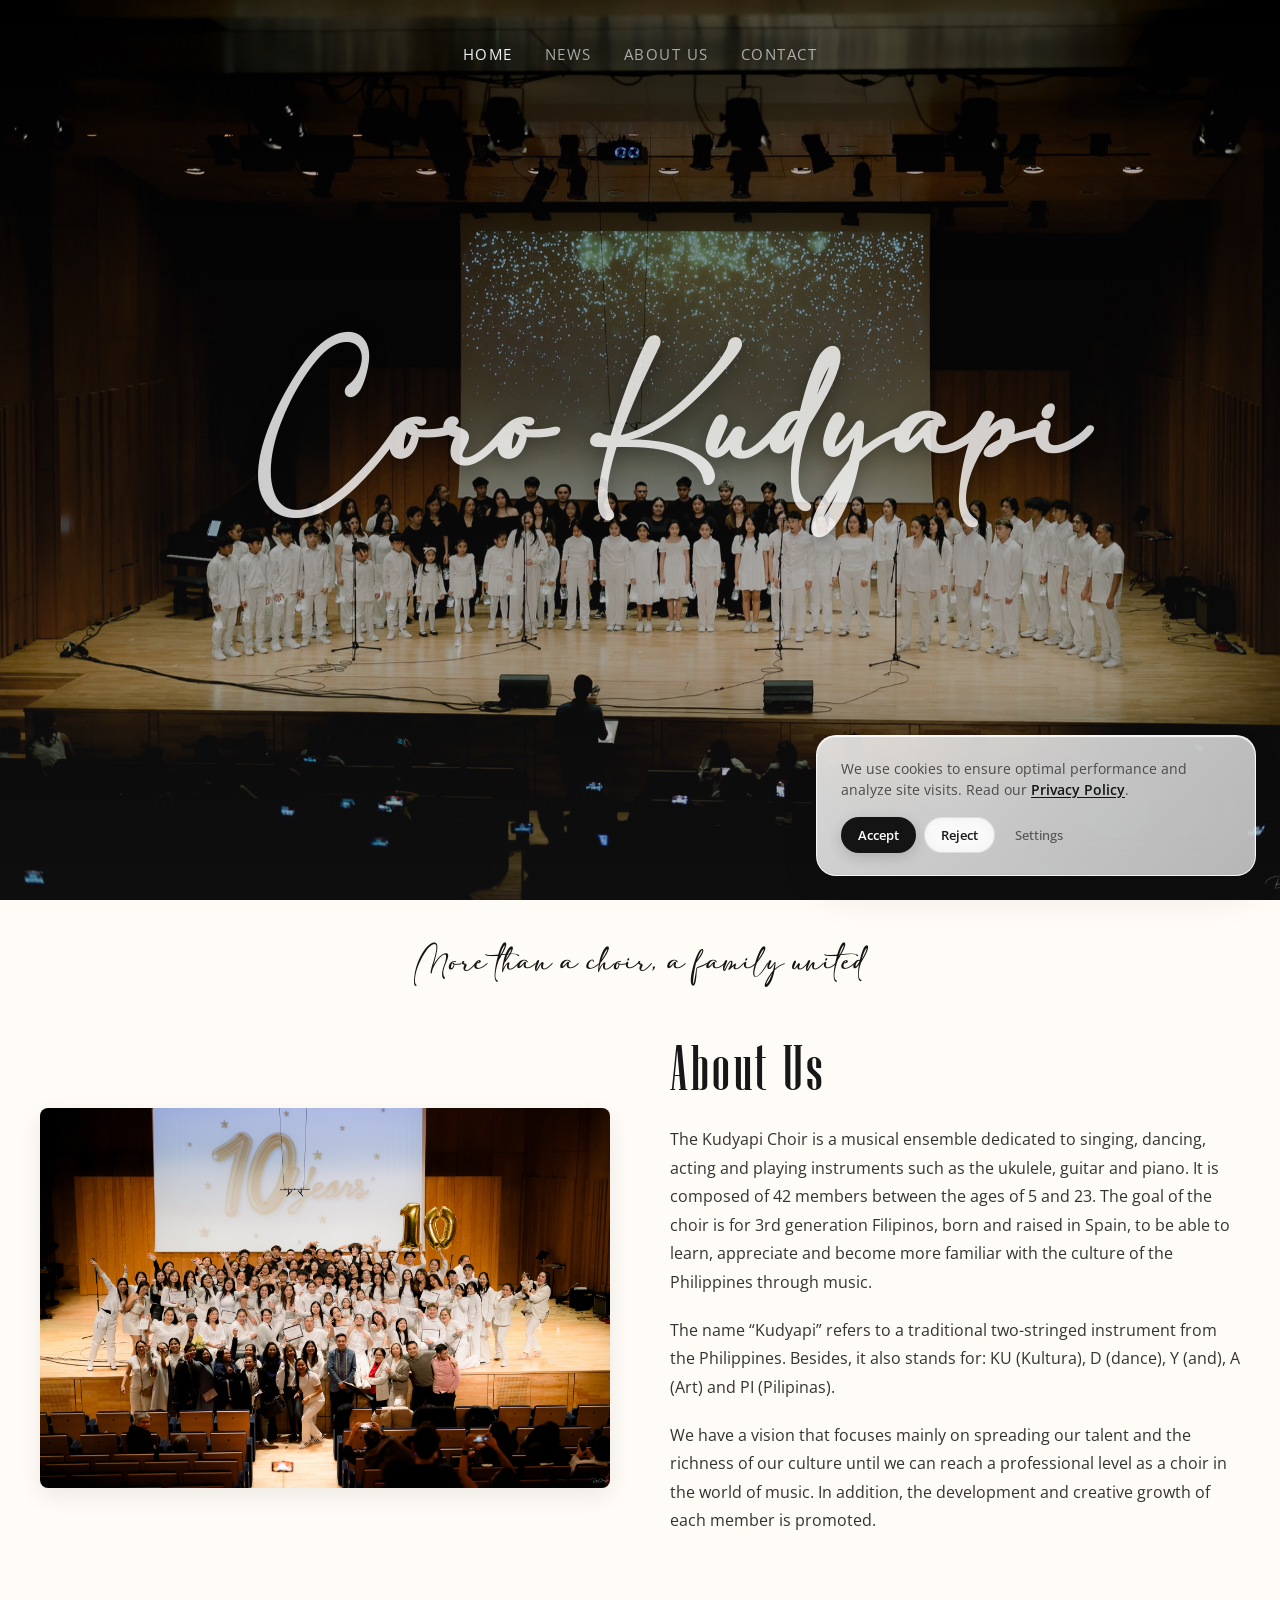
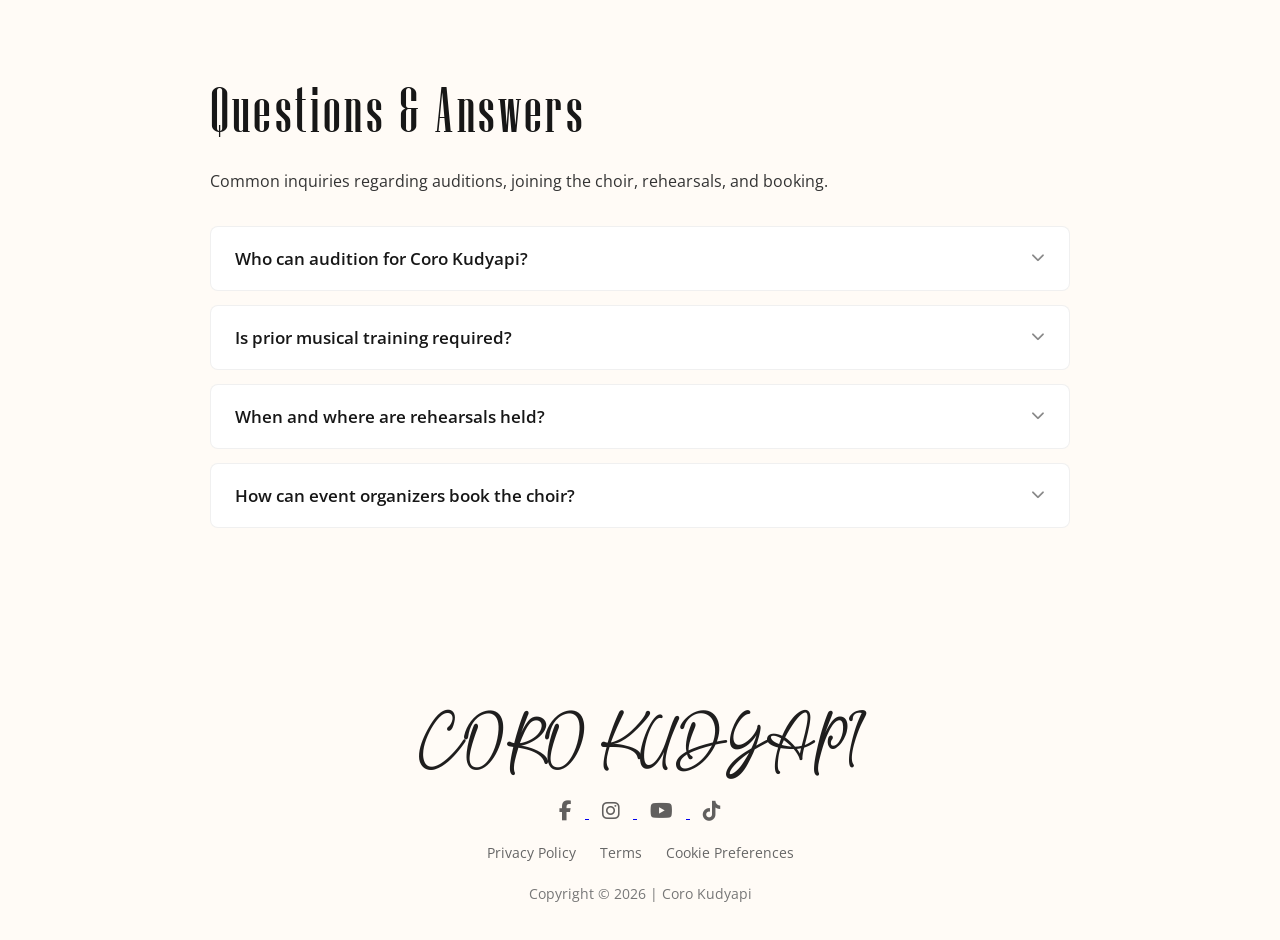
<file: index.html>
<!DOCTYPE html>
<html lang="en">

<head>
    <meta charset="UTF-8">
    <meta http-equiv="X-UA-Compatible" content="IE=edge">
    <meta name="viewport" content="width=device-width, initial-scale=1.0">

    <!-- SEO & Metadata -->
    <title>Coro Kudyapi</title>
    <meta name="description"
        content="Coro Kudyapi is a premier Filipino youth choir based in Spain, celebrating Philippine culture through choral harmony, dance, and music since 2004.">
    <link rel="canonical" href="https://www.corokudyapi.com/">
    <meta name="robots" content="index, follow">
    <meta name="google-site-verification" content="3fdwxmbdFDItSaHiVQCkIPSM4LBlzt9vsz9njRQ4gyg" />

    <!-- Open Graph / Facebook -->
    <meta property="og:type" content="website">
    <meta property="og:url" content="https://www.corokudyapi.com/">
    <meta property="og:title" content="Coro Kudyapi">
    <meta property="og:description"
        content="Celebrating Philippine culture through choral harmony, dance, and music in Spain since 2004.">
    <meta property="og:image" content="https://www.corokudyapi.com/images/portada-kudyapi.jpg">
    <meta property="og:locale" content="en_US">
    <meta property="og:site_name" content="Coro Kudyapi">

    <!-- Twitter Card -->
    <meta name="twitter:card" content="summary_large_image">
    <meta name="twitter:title" content="Coro Kudyapi | Filipino Youth Choir in Spain">
    <meta name="twitter:description"
        content="Celebrating Philippine culture through choral harmony, dance, and music in Spain since 2004.">
    <meta name="twitter:image" content="https://www.corokudyapi.com/images/portada-kudyapi.jpg">

    <!-- Favicon (Updated Official Logo) -->
    <link rel="icon" type="image/svg+xml" href="images/logo-kudyapi.svg">
    <link rel="alternate icon" href="images/Logo-Kudyapi.png" type="image/png">

    <!-- Fonts & Icons -->
    <link rel="preconnect" href="https://fonts.googleapis.com">
    <link rel="preconnect" href="https://fonts.gstatic.com" crossorigin>
    <link
        href="https://fonts.googleapis.com/css2?family=Montserrat:wght@400;600&family=Open+Sans:wght@400;600&family=Oswald:wght@500&display=swap"
        rel="stylesheet">
    <link rel="stylesheet" href="https://cdnjs.cloudflare.com/ajax/libs/font-awesome/6.2.0/css/all.min.css">
    <link rel="stylesheet" href="styles.css">
</head>

<body>
    <!-- Accessibility Skip Link -->
    <a href="#main-content" class="skip-link">Skip to main content</a>

    <!-- Header Section (Original Minimalist Hero) -->
    <header class="header" role="banner">
        <button class="nav-toggle" type="button" aria-label="Toggle navigation menu" aria-expanded="false"
            aria-controls="mainNav">
            <i class="fa-solid fa-bars" aria-hidden="true"></i>
        </button>

        <nav class="nav-links" id="mainNav" aria-label="Main Navigation">
            <ul>
                <li><a class="nav-menu1 active" href="index.html" aria-current="page">Home</a></li>
                <li><a class="nav-menu1" href="news.html">News</a></li>
                <li><a class="nav-menu1" href="index.html#about">About Us</a></li>
                <li><a class="nav-menu1" href="contact.html">Contact</a></li>
            </ul>
        </nav>

        <div class="header-content">
            <h1>Coro Kudyapi</h1>
        </div>
    </header>

    <main id="main-content">
        <p class="tagline">More than a choir, a family united</p>

        <!-- About Us Section (Original Minimalist Layout) -->
        <section id="about" class="about-me" aria-labelledby="aboutTitle">
            <div class="about-container">
                <!-- Left column - Photo -->
                <div class="about-image">
                    <img src="images/subportada-kudyapi.jpg"
                        alt="Coro Kudyapi choir members performing in traditional attire" loading="lazy"
                        decoding="async">
                </div>

                <!-- Right column - Title and text -->
                <div class="about-content">
                    <h2 id="aboutTitle">About Us</h2>
                    <p class="description">
                        The Kudyapi Choir is a musical ensemble dedicated to singing, dancing, acting and
                        playing instruments such as the ukulele, guitar and piano.
                        It is composed of 42 members between the ages of 5 and 23. The goal of
                        the choir is for 3rd generation Filipinos, born and raised in Spain, to be able to learn,
                        appreciate
                        and become more familiar with the culture of the Philippines through music.
                    </p>
                    <p class="description">
                        The name “Kudyapi” refers to a traditional two-stringed instrument from the
                        Philippines. Besides, it also stands for: KU (Kultura), D (dance), Y (and), A (Art) and PI
                        (Pilipinas).
                    </p>
                    <p class="description">
                        We have a vision that focuses mainly on spreading our talent and the richness of
                        our culture until we can reach a professional level as a choir in the world of music. In
                        addition,
                        the development and creative growth of each member is promoted.
                    </p>
                </div>
            </div>
        </section>
        <section class="faq-section" aria-labelledby="faqTitle">
            <div class="faq-container">
                <h2 id="faqTitle" class="page-title">Questions & Answers</h2>
                <p class="description">
                    Common inquiries regarding auditions, joining the choir, rehearsals, and booking.
                </p>

                <div class="faq-list">
                    <div class="faq-item">
                        <button class="faq-question" type="button" aria-expanded="false">
                            <span>Who can audition for Coro Kudyapi?</span>
                            <i class="fa-solid fa-chevron-down faq-icon" aria-hidden="true"></i>
                        </button>
                        <div class="faq-answer" hidden>
                            <p>We welcome children and youth from ages 5 to 23. While formed to help Filipino youth born
                                in Spain discover their cultural roots, we warmly embrace young people of all
                                backgrounds who love singing and music.</p>
                        </div>
                    </div>

                    <div class="faq-item">
                        <button class="faq-question" type="button" aria-expanded="false">
                            <span>Is prior musical training required?</span>
                            <i class="fa-solid fa-chevron-down faq-icon" aria-hidden="true"></i>
                        </button>
                        <div class="faq-answer" hidden>
                            <p>No prior formal training is required. We evaluate enthusiasm, pitch matching, and
                                commitment in a friendly, supportive environment.</p>
                        </div>
                    </div>

                    <div class="faq-item">
                        <button class="faq-question" type="button" aria-expanded="false">
                            <span>When and where are rehearsals held?</span>
                            <i class="fa-solid fa-chevron-down faq-icon" aria-hidden="true"></i>
                        </button>
                        <div class="faq-answer" hidden>
                            <p>Rehearsals take place on Wednesday and Friday in Barcelona at Casal del barri Folch i
                                Torres, covering
                                vocal harmonies, instruments (guitar, ukulele, piano), and traditional choreography.</p>
                        </div>
                    </div>

                    <div class="faq-item">
                        <button class="faq-question" type="button" aria-expanded="false">
                            <span>How can event organizers book the choir?</span>
                            <i class="fa-solid fa-chevron-down faq-icon" aria-hidden="true"></i>
                        </button>
                        <div class="faq-answer" hidden>
                            <p>You can send an event inquiry via our <a href="contact.html"
                                    style="color: #141414; text-decoration: underline;">Contact page</a> with proposed
                                dates and concert details.</p>
                        </div>
                    </div>
                </div>
            </div>
        </section>
    </main>

    <!-- Footer (Original Clean Minimalist Style) -->
    <footer class="footer" role="contentinfo">
        <h2>CORO KUDYAPI</h2>
        <div class="icons">
            <a href="https://www.facebook.com/kudyapichoir" target="_blank" rel="noopener noreferrer"
                aria-label="Coro Kudyapi on Facebook">
                <i class="fa-brands fa-facebook-f" aria-hidden="true"></i>
            </a>
            <a href="https://www.instagram.com/kudyapichoir/" target="_blank" rel="noopener noreferrer"
                aria-label="Coro Kudyapi on Instagram">
                <i class="fa-brands fa-instagram" aria-hidden="true"></i>
            </a>
            <a href="https://www.youtube.com/@kudyapichoirOfficial" target="_blank" rel="noopener noreferrer"
                aria-label="Coro Kudyapi on YouTube">
                <i class="fa-brands fa-youtube" aria-hidden="true"></i>
            </a>
            <a href="https://www.tiktok.com/@kudyapichoir" target="_blank" rel="noopener noreferrer"
                aria-label="Coro Kudyapi on TikTok">
                <i class="fa-brands fa-tiktok" aria-hidden="true"></i>
            </a>
        </div>

        <div class="footer-nav-simple">
            <a href="privacy-policy.html">Privacy Policy</a>
            <a href="terms.html">Terms</a>
            <button type="button" data-open-cookie-settings>Cookie Preferences</button>
        </div>

        <p class="footer-text">
            Copyright &copy; <span id="year">2026</span> | Coro Kudyapi
        </p>
    </footer>

    <!-- Minimalist Cookie Consent Banner -->
    <div id="cookieBanner" class="cookie-banner" role="region" aria-label="Cookie consent">
        <p class="cookie-text">
            We use cookies to ensure optimal performance and analyze site visits. Read our <a
                href="privacy-policy.html">Privacy Policy</a>.
        </p>
        <div class="cookie-actions">
            <button id="cookieAcceptAll" class="cookie-btn cookie-btn-primary" type="button">Accept</button>
            <button id="cookieReject" class="cookie-btn cookie-btn-secondary" type="button">Reject</button>
            <button class="cookie-btn cookie-btn-text" type="button" data-open-cookie-settings>Settings</button>
        </div>
    </div>

    <!-- Minimalist Cookie Settings Modal -->
    <div id="cookieModal" class="cookie-modal-backdrop" role="dialog" aria-modal="true" aria-labelledby="modalTitle">
        <div class="cookie-modal">
            <div class="cookie-modal-header">
                <h3 id="modalTitle">Cookie Preferences</h3>
                <button id="cookieCloseModal" class="cookie-modal-close" type="button"
                    aria-label="Close">&times;</button>
            </div>
            <div class="cookie-pref-item">
                <div class="cookie-pref-top">
                    <span>Strictly Necessary</span>
                    <span style="font-size: 0.82rem; color: #888;">Active</span>
                </div>
                <p class="cookie-pref-desc">Required for basic website navigation and security.</p>
            </div>
            <div class="cookie-pref-item">
                <div class="cookie-pref-top">
                    <label for="cookiePrefAnalytics" style="cursor: pointer;">Analytics</label>
                    <input type="checkbox" id="cookiePrefAnalytics"
                        style="accent-color: #141414; width: 16px; height: 16px; cursor: pointer;">
                </div>
                <p class="cookie-pref-desc">Helps us understand visitor traffic anonymously.</p>
            </div>
            <div class="cookie-modal-footer">
                <button id="cookieSavePref" class="cookie-btn cookie-btn-primary" type="button">Save
                    Preferences</button>
            </div>
        </div>
    </div>

    <script src="main.js"></script>
    <script>
        document.getElementById('year').textContent = new Date().getFullYear();
    </script>
</body>

</html>
</file>
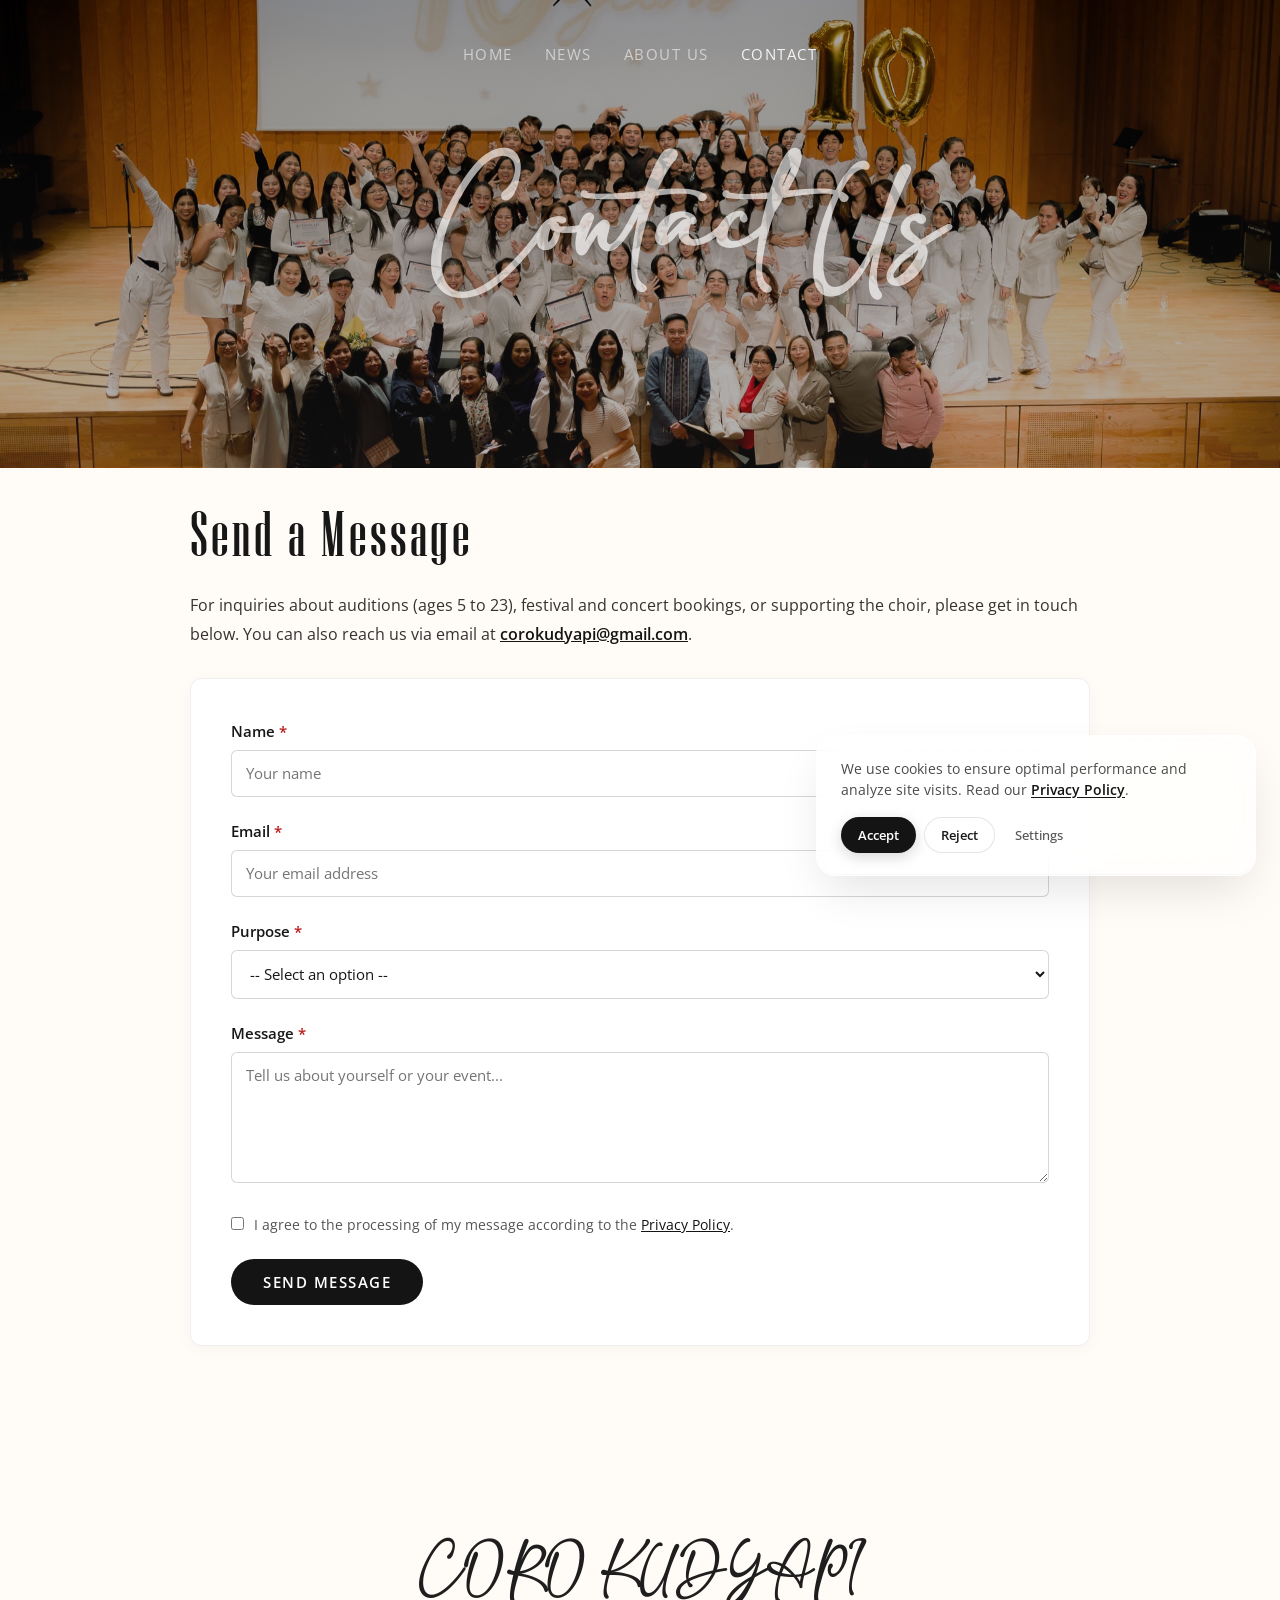
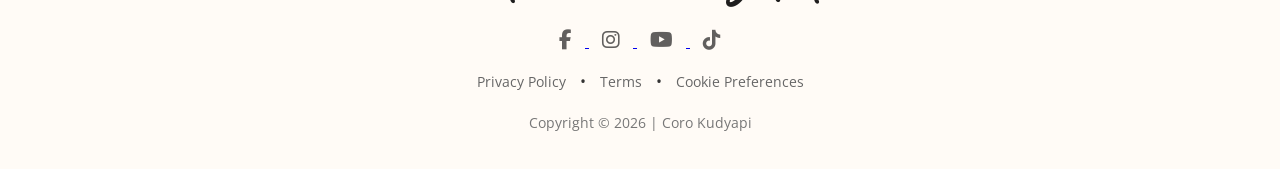
<file: contact.html>
<!DOCTYPE html>
<html lang="en">

<head>
    <meta charset="UTF-8">
    <meta http-equiv="X-UA-Compatible" content="IE=edge">
    <meta name="viewport" content="width=device-width, initial-scale=1.0">

    <!-- SEO & Metadata -->
    <title>Contact & Auditions | Coro Kudyapi</title>
    <meta name="description"
        content="Contact Coro Kudyapi to apply for choir auditions, book our musical ensemble for events, or inquire about rehearsals in Spain.">
    <link rel="canonical" href="https://www.corokudyapi.com/contact.html">
    <meta name="robots" content="index, follow">

    <!-- Open Graph / Facebook -->
    <meta property="og:type" content="website">
    <meta property="og:url" content="https://www.corokudyapi.com/contact.html">
    <meta property="og:title" content="Contact & Auditions | Coro Kudyapi">
    <meta property="og:description"
        content="Contact Coro Kudyapi to audition, book a live concert performance, or support our cultural programs.">
    <meta property="og:image" content="https://www.corokudyapi.com/images/portada-kudyapi.jpg">
    <meta property="og:site_name" content="Coro Kudyapi">

    <!-- Favicon -->
    <link rel="icon" type="image/svg+xml" href="images/logo-kudyapi.svg">
    <link rel="alternate icon" href="images/Logo-Kudyapi.png" type="image/png">

    <!-- Fonts & Icons -->
    <link rel="preconnect" href="https://fonts.googleapis.com">
    <link rel="preconnect" href="https://fonts.gstatic.com" crossorigin>
    <link
        href="https://fonts.googleapis.com/css2?family=Montserrat:wght@400;600&family=Open+Sans:wght@400;600&family=Oswald:wght@500&display=swap"
        rel="stylesheet">
    <link rel="stylesheet" href="https://cdnjs.cloudflare.com/ajax/libs/font-awesome/6.2.0/css/all.min.css">
    <link rel="stylesheet" href="styles.css">

    <!-- Google Analytics (GA4) with Consent Mode -->
    <script>
        window.dataLayer = window.dataLayer || [];
        function gtag() { dataLayer.push(arguments); }
        gtag('consent', 'default', {
            'analytics_storage': 'denied',
            'ad_storage': 'denied'
        });
    </script>
    <script async src="https://www.googletagmanager.com/gtag/js?id=G-COROKUDYAPI"></script>
    <script>
        gtag('js', new Date());
        gtag('config', 'G-COROKUDYAPI');
    </script>
</head>

<body>
    <!-- Skip to Content -->
    <a href="#main-content" class="skip-link">Skip to main content</a>

    <!-- Sub-Header (Original Minimalist Design) -->
    <header class="sub-header" role="banner">
        <button class="nav-toggle" type="button" aria-label="Toggle navigation menu" aria-expanded="false"
            aria-controls="mainNav">
            <i class="fa-solid fa-bars" aria-hidden="true"></i>
        </button>

        <nav class="nav-links" id="mainNav" aria-label="Main Navigation">
            <ul>
                <li><a class="nav-menu1" href="index.html">Home</a></li>
                <li><a class="nav-menu1" href="news.html">News</a></li>
                <li><a class="nav-menu1" href="index.html#about">About Us</a></li>
                <li><a class="nav-menu1 active" href="contact.html" aria-current="page">Contact</a></li>
            </ul>
        </nav>

        <div class="subheader-content">
            <h1>Contact Us</h1>
        </div>

        <div style="height: 20px;"></div>
    </header>

    <main id="main-content">
        <section class="contact-section" aria-labelledby="contactTitle">
            <div class="contact-container">
                <h2 id="contactTitle" class="page-title">Send a Message</h2>
                <p class="description">
                    For inquiries about auditions (ages 5 to 23), festival and concert bookings, or supporting the
                    choir, please get in touch below. You can also reach us via email at <a
                        href="mailto:corokudyapi@gmail.com"
                        style="color: #141414; font-weight: 600;">corokudyapi@gmail.com</a>.
                </p>

                <div class="contact-form">
                    <div id="formFeedback" class="form-feedback" role="alert" aria-live="polite"></div>

                    <form id="contactForm" novalidate aria-label="Contact and Audition Form"
                        action="https://formspree.io/f/xeaolldg" method="POST">
                        <div class="form-group">
                            <label for="userName" class="form-label">Name <span class="required"
                                    aria-hidden="true">*</span></label>
                            <input type="text" id="userName" name="name" class="form-control" required
                                autocomplete="name" placeholder="Your name">
                        </div>

                        <div class="form-group">
                            <label for="userEmail" class="form-label">Email <span class="required"
                                    aria-hidden="true">*</span></label>
                            <input type="email" id="userEmail" name="email" class="form-control" required
                                autocomplete="email" placeholder="Your email address">
                        </div>

                        <div class="form-group">
                            <label for="inquiryType" class="form-label">Purpose <span class="required"
                                    aria-hidden="true">*</span></label>
                            <select id="inquiryType" name="inquiryType" class="form-control" required>
                                <option value="" disabled selected>-- Select an option --</option>
                                <option value="audition">Choir Audition (Youth Ages 5 - 23)</option>
                                <option value="booking">Concert / Event Booking</option>
                                <option value="general">General Inquiry</option>
                            </select>
                        </div>

                        <div class="form-group">
                            <label for="userMessage" class="form-label">Message <span class="required"
                                    aria-hidden="true">*</span></label>
                            <textarea id="userMessage" name="message" class="form-control" rows="5" required
                                placeholder="Tell us about yourself or your event..."></textarea>
                        </div>

                        <div class="form-group">
                            <label class="form-checkbox-label">
                                <input type="checkbox" id="privacyConsent" name="privacyConsent" required>
                                <span>I agree to the processing of my message according to the <a
                                        href="privacy-policy.html" target="_blank"
                                        style="color:#141414; text-decoration: underline;">Privacy Policy</a>.</span>
                            </label>
                        </div>

                        <button type="submit" class="btn-submit">
                            Send Message
                        </button>
                    </form>

                    <script>
                        const form = document.getElementById('contactForm');
                        const feedback = document.getElementById('formFeedback');

                        form.addEventListener('submit', async function (e) {
                            e.preventDefault();

                            // Basic HTML5 validation
                            if (!form.checkValidity()) {
                                form.reportValidity();
                                return;
                            }

                            const submitBtn = form.querySelector('.btn-submit');
                            submitBtn.disabled = true;
                            submitBtn.textContent = 'Sending...';

                            const data = new FormData(form);

                            try {
                                const response = await fetch(form.action, {
                                    method: 'POST',
                                    body: data,
                                    headers: { 'Accept': 'application/json' }
                                });

                                if (response.ok) {
                                    feedback.innerHTML = '<p style="color: green; font-weight: 600;">✅ Message sent! We\'ll get back to you soon.</p>';
                                    form.reset();
                                } else {
                                    const json = await response.json();
                                    const errorMsg = json.errors ? json.errors.map(e => e.message).join(', ') : 'Something went wrong.';
                                    feedback.innerHTML = `<p style="color: red; font-weight: 600;">❌ ${errorMsg}</p>`;
                                }
                            } catch (err) {
                                feedback.innerHTML = '<p style="color: red; font-weight: 600;">❌ Network error. Please try again later.</p>';
                            } finally {
                                submitBtn.disabled = false;
                                submitBtn.textContent = 'Send Message';
                                feedback.scrollIntoView({ behavior: 'smooth', block: 'nearest' });
                            }
                        });
                    </script>
                </div>
            </div>
        </section>
    </main>

    <!-- Footer (Original Clean Minimalist Style) -->
    <footer class="footer" role="contentinfo">
        <h2>CORO KUDYAPI</h2>
        <div class="icons">
            <a href="https://www.facebook.com/kudyapichoir" target="_blank" rel="noopener noreferrer"
                aria-label="Coro Kudyapi on Facebook">
                <i class="fa-brands fa-facebook-f" aria-hidden="true"></i>
            </a>
            <a href="https://www.instagram.com/kudyapichoir/" target="_blank" rel="noopener noreferrer"
                aria-label="Coro Kudyapi on Instagram">
                <i class="fa-brands fa-instagram" aria-hidden="true"></i>
            </a>
            <a href="https://www.youtube.com/@kudyapichoirOfficial" target="_blank" rel="noopener noreferrer"
                aria-label="Coro Kudyapi on YouTube">
                <i class="fa-brands fa-youtube" aria-hidden="true"></i>
            </a>
            <a href="https://www.tiktok.com/@kudyapichoir" target="_blank" rel="noopener noreferrer"
                aria-label="Coro Kudyapi on TikTok">
                <i class="fa-brands fa-tiktok" aria-hidden="true"></i>
            </a>
        </div>

        <div class="footer-nav-simple">
            <a href="privacy-policy.html">Privacy Policy</a>
            <span>&bull;</span>
            <a href="terms.html">Terms</a>
            <span>&bull;</span>
            <button type="button" data-open-cookie-settings>Cookie Preferences</button>
        </div>

        <p class="footer-text">
            Copyright &copy; <span id="year">2026</span> | Coro Kudyapi
        </p>
    </footer>

    <!-- Minimalist Cookie Consent Banner -->
    <div id="cookieBanner" class="cookie-banner" role="region" aria-label="Cookie consent">
        <p class="cookie-text">
            We use cookies to ensure optimal performance and analyze site visits. Read our <a
                href="privacy-policy.html">Privacy Policy</a>.
        </p>
        <div class="cookie-actions">
            <button id="cookieAcceptAll" class="cookie-btn cookie-btn-primary" type="button">Accept</button>
            <button id="cookieReject" class="cookie-btn cookie-btn-secondary" type="button">Reject</button>
            <button class="cookie-btn cookie-btn-text" type="button" data-open-cookie-settings>Settings</button>
        </div>
    </div>

    <!-- Minimalist Cookie Settings Modal -->
    <div id="cookieModal" class="cookie-modal-backdrop" role="dialog" aria-modal="true" aria-labelledby="modalTitle">
        <div class="cookie-modal">
            <div class="cookie-modal-header">
                <h3 id="modalTitle">Cookie Preferences</h3>
                <button id="cookieCloseModal" class="cookie-modal-close" type="button"
                    aria-label="Close">&times;</button>
            </div>
            <div class="cookie-pref-item">
                <div class="cookie-pref-top">
                    <span>Strictly Necessary</span>
                    <span style="font-size: 0.82rem; color: #888;">Active</span>
                </div>
                <p class="cookie-pref-desc">Required for basic website navigation and security.</p>
            </div>
            <div class="cookie-pref-item">
                <div class="cookie-pref-top">
                    <label for="cookiePrefAnalytics" style="cursor: pointer;">Analytics</label>
                    <input type="checkbox" id="cookiePrefAnalytics"
                        style="accent-color: #141414; width: 16px; height: 16px; cursor: pointer;">
                </div>
                <p class="cookie-pref-desc">Helps us understand visitor traffic anonymously.</p>
            </div>
            <div class="cookie-modal-footer">
                <button id="cookieSavePref" class="cookie-btn cookie-btn-primary" type="button">Save
                    Preferences</button>
            </div>
        </div>
    </div>

    <script src="main.js"></script>
    <script>
        document.getElementById('year').textContent = new Date().getFullYear();
    </script>
</body>

</html>
</file>
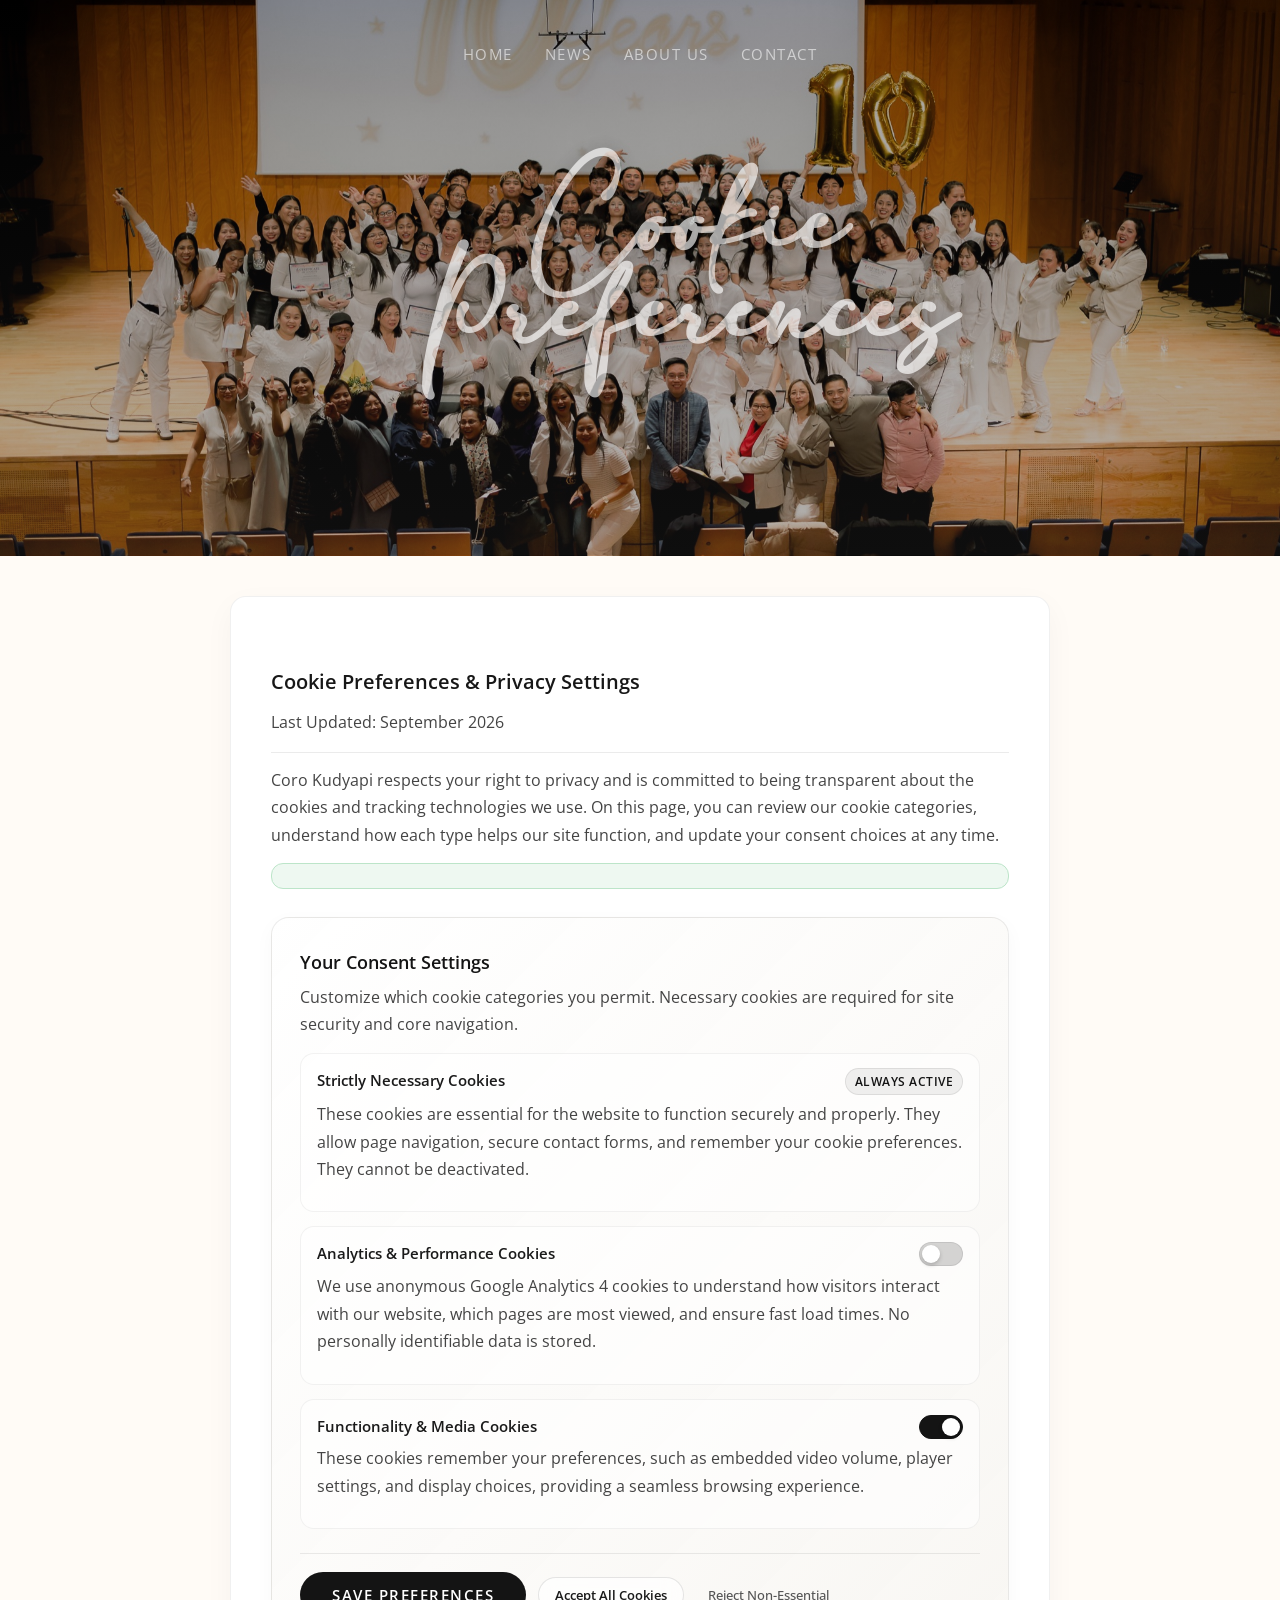
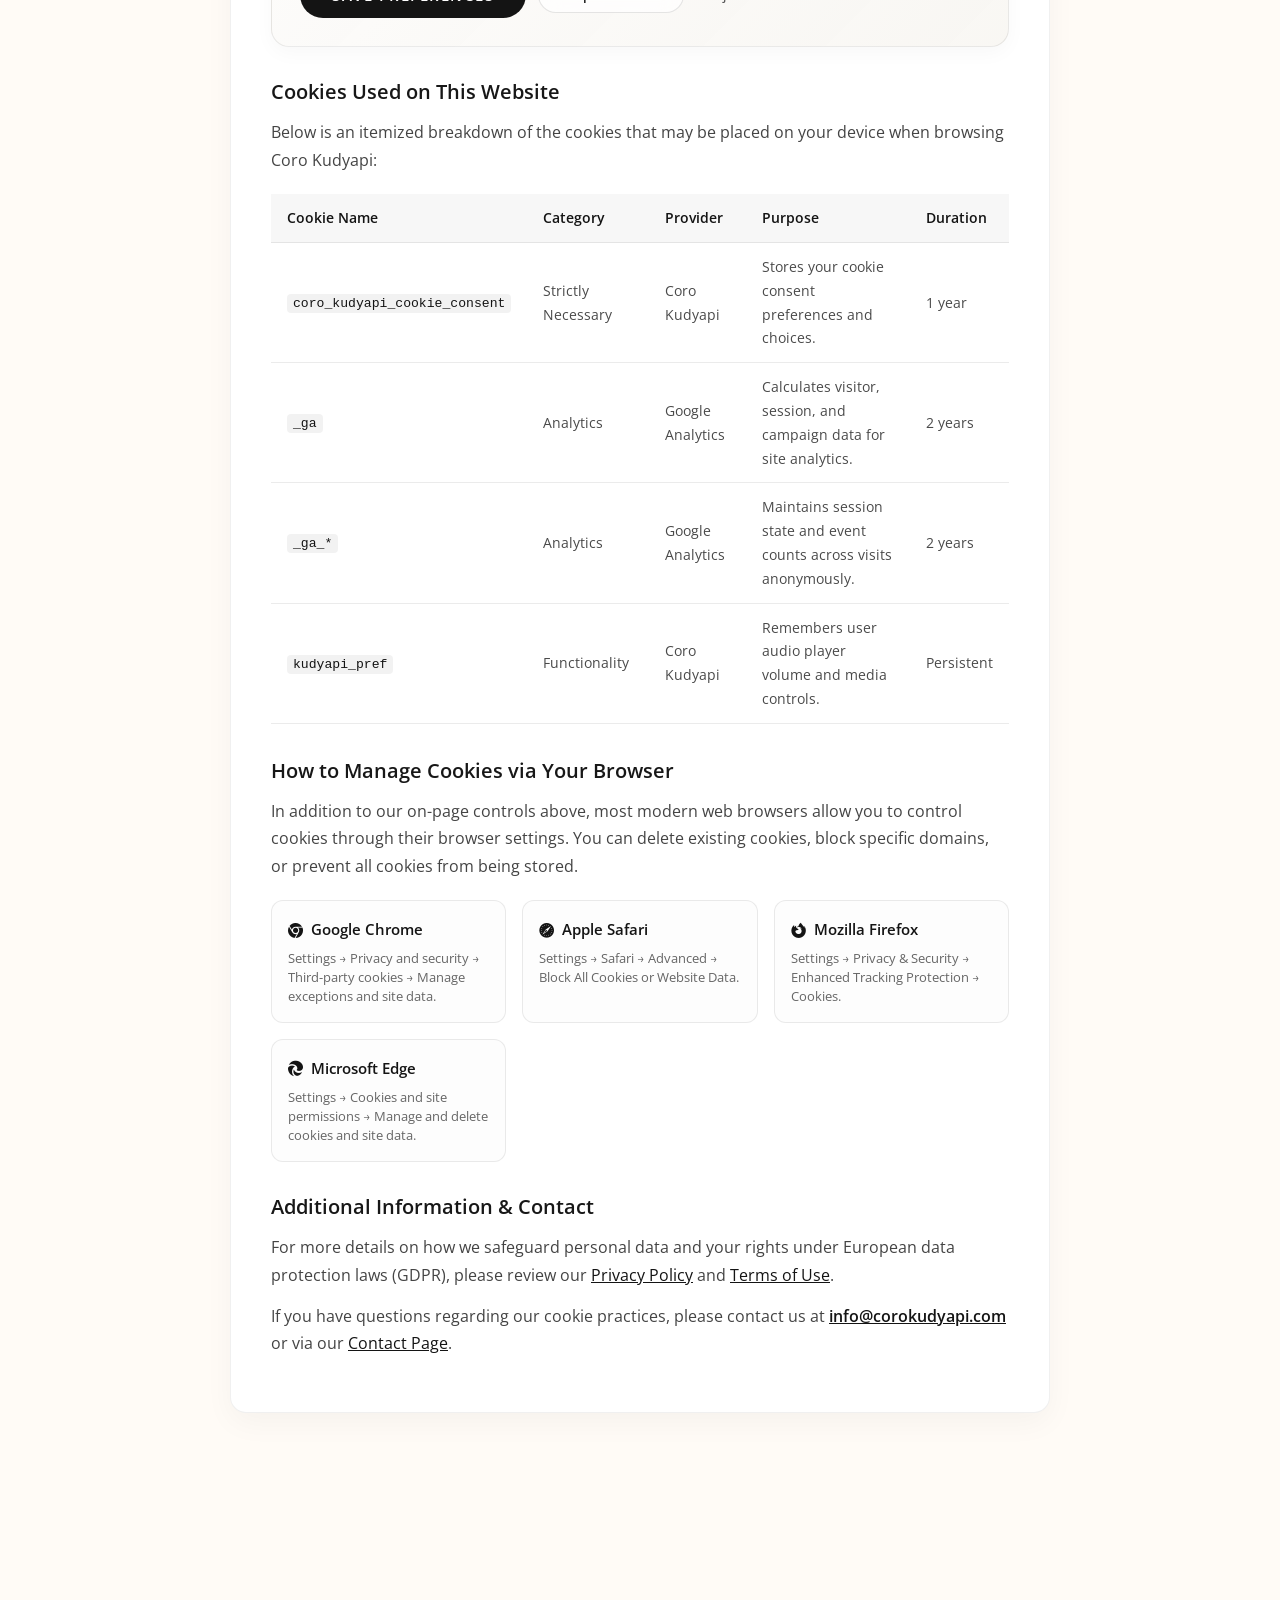
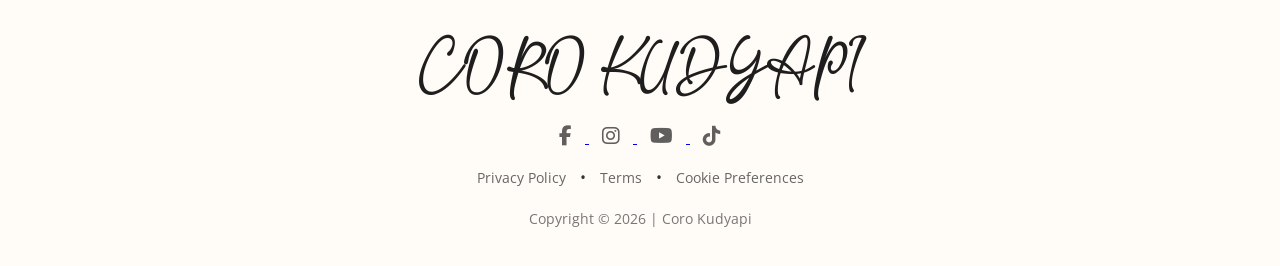
<file: cookie-preferences.html>
<!DOCTYPE html>
<html lang="en">

<head>
    <meta charset="UTF-8">
    <meta http-equiv="X-UA-Compatible" content="IE=edge">
    <meta name="viewport" content="width=device-width, initial-scale=1.0">

    <!-- SEO & Metadata -->
    <title>Cookie Preferences | Coro Kudyapi</title>
    <meta name="description"
        content="Manage your cookie preferences and privacy settings for Coro Kudyapi. Learn about strictly necessary, performance, and functionality cookies.">
    <link rel="canonical" href="https://www.corokudyapi.com/cookie-preferences.html">
    <meta name="robots" content="index, follow">

    <!-- Favicon -->
    <link rel="icon" type="image/svg+xml" href="images/logo-kudyapi.svg">
    <link rel="alternate icon" href="images/Logo-Kudyapi.png" type="image/png">

    <!-- Fonts & Icons -->
    <link rel="preconnect" href="https://fonts.googleapis.com">
    <link rel="preconnect" href="https://fonts.gstatic.com" crossorigin>
    <link
        href="https://fonts.googleapis.com/css2?family=Montserrat:wght@400;600&family=Open+Sans:wght@400;600&family=Oswald:wght@500&display=swap"
        rel="stylesheet">
    <link rel="stylesheet" href="https://cdnjs.cloudflare.com/ajax/libs/font-awesome/6.2.0/css/all.min.css">
    <link rel="stylesheet" href="styles.css">

    <!-- Google Analytics Consent Default -->
    <script>
        window.dataLayer = window.dataLayer || [];
        function gtag() { dataLayer.push(arguments); }
        gtag('consent', 'default', {
            'analytics_storage': 'denied'
        });
    </script>
    <script async src="https://www.googletagmanager.com/gtag/js?id=G-COROKUDYAPI"></script>
    <script>
        gtag('js', new Date());
        gtag('config', 'G-COROKUDYAPI');
    </script>
</head>

<body>
    <!-- Skip to Content -->
    <a href="#main-content" class="skip-link">Skip to main content</a>

    <!-- Sub-Header -->
    <header class="sub-header" role="banner">
        <button class="nav-toggle" type="button" aria-label="Toggle navigation menu" aria-expanded="false"
            aria-controls="mainNav">
            <i class="fa-solid fa-bars" aria-hidden="true"></i>
        </button>

        <nav class="nav-links" id="mainNav" aria-label="Main Navigation">
            <ul>
                <li><a class="nav-menu1" href="index.html">Home</a></li>
                <li><a class="nav-menu1" href="news.html">News</a></li>
                <li><a class="nav-menu1" href="index.html#about">About Us</a></li>
                <li><a class="nav-menu1" href="contact.html">Contact</a></li>
            </ul>
        </nav>

        <div class="subheader-content">
            <h1>Cookie Preferences</h1>
        </div>

        <div class="spacer-20"></div>
    </header>

    <main id="main-content">
        <section class="legal-section" aria-labelledby="preferencesTitle">
            <article class="legal-box cookie-page-card">
                <h2 id="preferencesTitle">Cookie Preferences & Privacy Settings</h2>
                <p class="legal-date">Last Updated: September 2026</p>

                <p>
                    Coro Kudyapi respects your right to privacy and is committed to being transparent about the cookies
                    and tracking technologies we use. On this page, you can review our cookie categories, understand how
                    each type helps our site function, and update your consent choices at any time.
                </p>

                <div id="pageFeedback" class="cookie-status-banner" role="status" aria-live="polite" hidden></div>

                <!-- Interactive Settings Box -->
                <div class="cookie-settings-box">
                    <h3>Your Consent Settings</h3>
                    <p class="cookie-settings-box-desc">
                        Customize which cookie categories you permit. Necessary cookies are required for site security
                        and core navigation.
                    </p>

                    <div class="cookie-pref-list">
                        <!-- Necessary -->
                        <div class="cookie-pref-item">
                            <div class="cookie-pref-top">
                                <span class="cookie-pref-name">Strictly Necessary Cookies</span>
                                <span class="cookie-pref-badge-active">Always Active</span>
                            </div>
                            <p class="cookie-pref-desc">
                                These cookies are essential for the website to function securely and properly. They
                                allow page navigation, secure contact forms, and remember your cookie preferences. They
                                cannot be deactivated.
                            </p>
                        </div>

                        <!-- Analytics -->
                        <div class="cookie-pref-item">
                            <div class="cookie-pref-top">
                                <label for="pageCookieAnalytics" class="cookie-pref-name cookie-pref-label">Analytics &
                                    Performance Cookies</label>
                                <label class="switch-toggle" for="pageCookieAnalytics">
                                    <input type="checkbox" id="pageCookieAnalytics" class="switch-input">
                                    <span class="switch-slider"></span>
                                </label>
                            </div>
                            <p class="cookie-pref-desc">
                                We use anonymous Google Analytics 4 cookies to understand how visitors interact with our
                                website, which pages are most viewed, and ensure fast load times. No personally
                                identifiable data is stored.
                            </p>
                        </div>

                        <!-- Functional -->
                        <div class="cookie-pref-item">
                            <div class="cookie-pref-top">
                                <label for="pageCookieFunctional"
                                    class="cookie-pref-name cookie-pref-label">Functionality & Media Cookies</label>
                                <label class="switch-toggle" for="pageCookieFunctional">
                                    <input type="checkbox" id="pageCookieFunctional" class="switch-input">
                                    <span class="switch-slider"></span>
                                </label>
                            </div>
                            <p class="cookie-pref-desc">
                                These cookies remember your preferences, such as embedded video volume, player settings,
                                and display choices, providing a seamless browsing experience.
                            </p>
                        </div>
                    </div>

                    <div class="cookie-page-actions">
                        <button id="pageCookieSave" class="btn-submit" type="button">Save Preferences</button>
                        <button id="pageCookieAcceptAll" class="cookie-btn cookie-btn-secondary" type="button">Accept
                            All Cookies</button>
                        <button id="pageCookieReject" class="cookie-btn cookie-btn-text" type="button">Reject
                            Non-Essential</button>
                    </div>
                </div>

                <!-- Detailed Cookies Disclosure Table -->
                <h2>Cookies Used on This Website</h2>
                <p>
                    Below is an itemized breakdown of the cookies that may be placed on your device when browsing Coro
                    Kudyapi:
                </p>

                <div class="cookie-table-wrapper">
                    <table class="cookie-table">
                        <thead>
                            <tr>
                                <th>Cookie Name</th>
                                <th>Category</th>
                                <th>Provider</th>
                                <th>Purpose</th>
                                <th>Duration</th>
                            </tr>
                        </thead>
                        <tbody>
                            <tr>
                                <td><code>coro_kudyapi_cookie_consent</code></td>
                                <td>Strictly Necessary</td>
                                <td>Coro Kudyapi</td>
                                <td>Stores your cookie consent preferences and choices.</td>
                                <td>1 year</td>
                            </tr>
                            <tr>
                                <td><code>_ga</code></td>
                                <td>Analytics</td>
                                <td>Google Analytics</td>
                                <td>Calculates visitor, session, and campaign data for site analytics.</td>
                                <td>2 years</td>
                            </tr>
                            <tr>
                                <td><code>_ga_*</code></td>
                                <td>Analytics</td>
                                <td>Google Analytics</td>
                                <td>Maintains session state and event counts across visits anonymously.</td>
                                <td>2 years</td>
                            </tr>
                            <tr>
                                <td><code>kudyapi_pref</code></td>
                                <td>Functionality</td>
                                <td>Coro Kudyapi</td>
                                <td>Remembers user audio player volume and media controls.</td>
                                <td>Persistent</td>
                            </tr>
                        </tbody>
                    </table>
                </div>

                <!-- How to manage browser cookies -->
                <h2>How to Manage Cookies via Your Browser</h2>
                <p>
                    In addition to our on-page controls above, most modern web browsers allow you to control cookies
                    through their browser settings. You can delete existing cookies, block specific domains, or prevent
                    all cookies from being stored.
                </p>

                <div class="browser-guide-grid">
                    <div class="browser-card">
                        <h4><i class="fa-brands fa-chrome" aria-hidden="true"></i> Google Chrome</h4>
                        <p>Settings &rarr; Privacy and security &rarr; Third-party cookies &rarr; Manage exceptions and
                            site data.</p>
                    </div>
                    <div class="browser-card">
                        <h4><i class="fa-brands fa-safari" aria-hidden="true"></i> Apple Safari</h4>
                        <p>Settings &rarr; Safari &rarr; Advanced &rarr; Block All Cookies or Website Data.</p>
                    </div>
                    <div class="browser-card">
                        <h4><i class="fa-brands fa-firefox-browser" aria-hidden="true"></i> Mozilla Firefox</h4>
                        <p>Settings &rarr; Privacy & Security &rarr; Enhanced Tracking Protection &rarr; Cookies.</p>
                    </div>
                    <div class="browser-card">
                        <h4><i class="fa-brands fa-edge" aria-hidden="true"></i> Microsoft Edge</h4>
                        <p>Settings &rarr; Cookies and site permissions &rarr; Manage and delete cookies and site data.
                        </p>
                    </div>
                </div>

                <h2>Additional Information & Contact</h2>
                <p>
                    For more details on how we safeguard personal data and your rights under European data protection
                    laws (GDPR), please review our <a href="privacy-policy.html">Privacy Policy</a> and <a
                        href="terms.html">Terms of Use</a>.
                </p>
                <p>
                    If you have questions regarding our cookie practices, please contact us at <a
                        href="mailto:info@corokudyapi.com" class="contact-email-link">info@corokudyapi.com</a> or via
                    our <a href="contact.html" class="faq-contact-link">Contact Page</a>.
                </p>
            </article>
        </section>
    </main>

    <!-- Footer -->
    <footer class="footer" role="contentinfo">
        <h2>CORO KUDYAPI</h2>
        <div class="icons">
            <a href="https://www.facebook.com/kudyapichoir" target="_blank" rel="noopener noreferrer"
                aria-label="Coro Kudyapi on Facebook">
                <i class="fa-brands fa-facebook-f" aria-hidden="true"></i>
            </a>
            <a href="https://www.instagram.com/kudyapichoir/" target="_blank" rel="noopener noreferrer"
                aria-label="Coro Kudyapi on Instagram">
                <i class="fa-brands fa-instagram" aria-hidden="true"></i>
            </a>
            <a href="https://www.youtube.com/@corokudyapispain" target="_blank" rel="noopener noreferrer"
                aria-label="Coro Kudyapi on YouTube">
                <i class="fa-brands fa-youtube" aria-hidden="true"></i>
            </a>
            <a href="https://www.tiktok.com/@kudyapichoir" target="_blank" rel="noopener noreferrer"
                aria-label="Coro Kudyapi on TikTok">
                <i class="fa-brands fa-tiktok" aria-hidden="true"></i>
            </a>
        </div>

        <div class="footer-nav-simple">
            <a href="privacy-policy.html">Privacy Policy</a>
            <span>&bull;</span>
            <a href="terms.html">Terms</a>
            <span>&bull;</span>
            <a href="cookie-preferences.html">Cookie Preferences</a>
        </div>

        <p class="footer-text">
            Copyright &copy; <span id="year">2026</span> | Coro Kudyapi
        </p>
    </footer>

    <!-- Liquid Glass Minimalist Cookie Consent Banner -->
    <div id="cookieBanner" class="cookie-banner" role="region" aria-label="Cookie consent">
        <div class="cookie-banner-content">
            <div class="cookie-banner-header">
                <div class="cookie-badge">
                    <i class="fa-solid fa-shield-halved" aria-hidden="true"></i>
                    <span>Privacy & Cookies</span>
                </div>
            </div>
            <p class="cookie-text">
                We use cookies to ensure optimal performance, remember your settings, and analyze site visits
                anonymously. Read our <a href="privacy-policy.html">Privacy Policy</a> or configure your <a
                    href="cookie-preferences.html">Preferences</a>.
            </p>
            <div class="cookie-actions">
                <button id="cookieAcceptAll" class="cookie-btn cookie-btn-primary" type="button">Accept All</button>
                <button id="cookieReject" class="cookie-btn cookie-btn-secondary" type="button">Reject
                    Non-Essential</button>
                <button class="cookie-btn cookie-btn-text" type="button" data-open-cookie-settings>Customize</button>
            </div>
        </div>
    </div>

    <!-- Liquid Glass Cookie Settings Modal -->
    <div id="cookieModal" class="cookie-modal-backdrop" role="dialog" aria-modal="true" aria-labelledby="modalTitle">
        <div class="cookie-modal">
            <div class="cookie-modal-header">
                <div>
                    <h3 id="modalTitle">Cookie Preferences</h3>
                    <p class="cookie-modal-subtitle">Control how cookies are used during your visit.</p>
                </div>
                <button id="cookieCloseModal" class="cookie-modal-close" type="button"
                    aria-label="Close preferences modal">&times;</button>
            </div>
            <div class="cookie-pref-list">
                <div class="cookie-pref-item">
                    <div class="cookie-pref-top">
                        <span class="cookie-pref-name">Strictly Necessary</span>
                        <span class="cookie-pref-badge-active">Always Active</span>
                    </div>
                    <p class="cookie-pref-desc">Required for basic website navigation, core security, and remembering
                        your cookie consent choice.</p>
                </div>
                <div class="cookie-pref-item">
                    <div class="cookie-pref-top">
                        <label for="cookiePrefAnalytics" class="cookie-pref-name cookie-pref-label">Analytics &
                            Performance</label>
                        <label class="switch-toggle" for="cookiePrefAnalytics">
                            <input type="checkbox" id="cookiePrefAnalytics" class="switch-input">
                            <span class="switch-slider"></span>
                        </label>
                    </div>
                    <p class="cookie-pref-desc">Helps us understand visitor traffic and choir event engagement
                        anonymously via Google Analytics 4.</p>
                </div>
                <div class="cookie-pref-item">
                    <div class="cookie-pref-top">
                        <label for="cookiePrefFunctional" class="cookie-pref-name cookie-pref-label">Functionality &
                            Media</label>
                        <label class="switch-toggle" for="cookiePrefFunctional">
                            <input type="checkbox" id="cookiePrefFunctional" class="switch-input">
                            <span class="switch-slider"></span>
                        </label>
                    </div>
                    <p class="cookie-pref-desc">Remembers video player volume preferences and personalized settings.</p>
                </div>
            </div>
            <div class="cookie-modal-footer">
                <a href="cookie-preferences.html" class="cookie-details-link">Open Preferences Page &rarr;</a>
                <button id="cookieSavePref" class="cookie-btn cookie-btn-primary" type="button">Save
                    Preferences</button>
            </div>
        </div>
    </div>

    <script src="main.js"></script>
    <script>
        document.getElementById('year').textContent = new Date().getFullYear();
    </script>
</body>

</html>
</file>
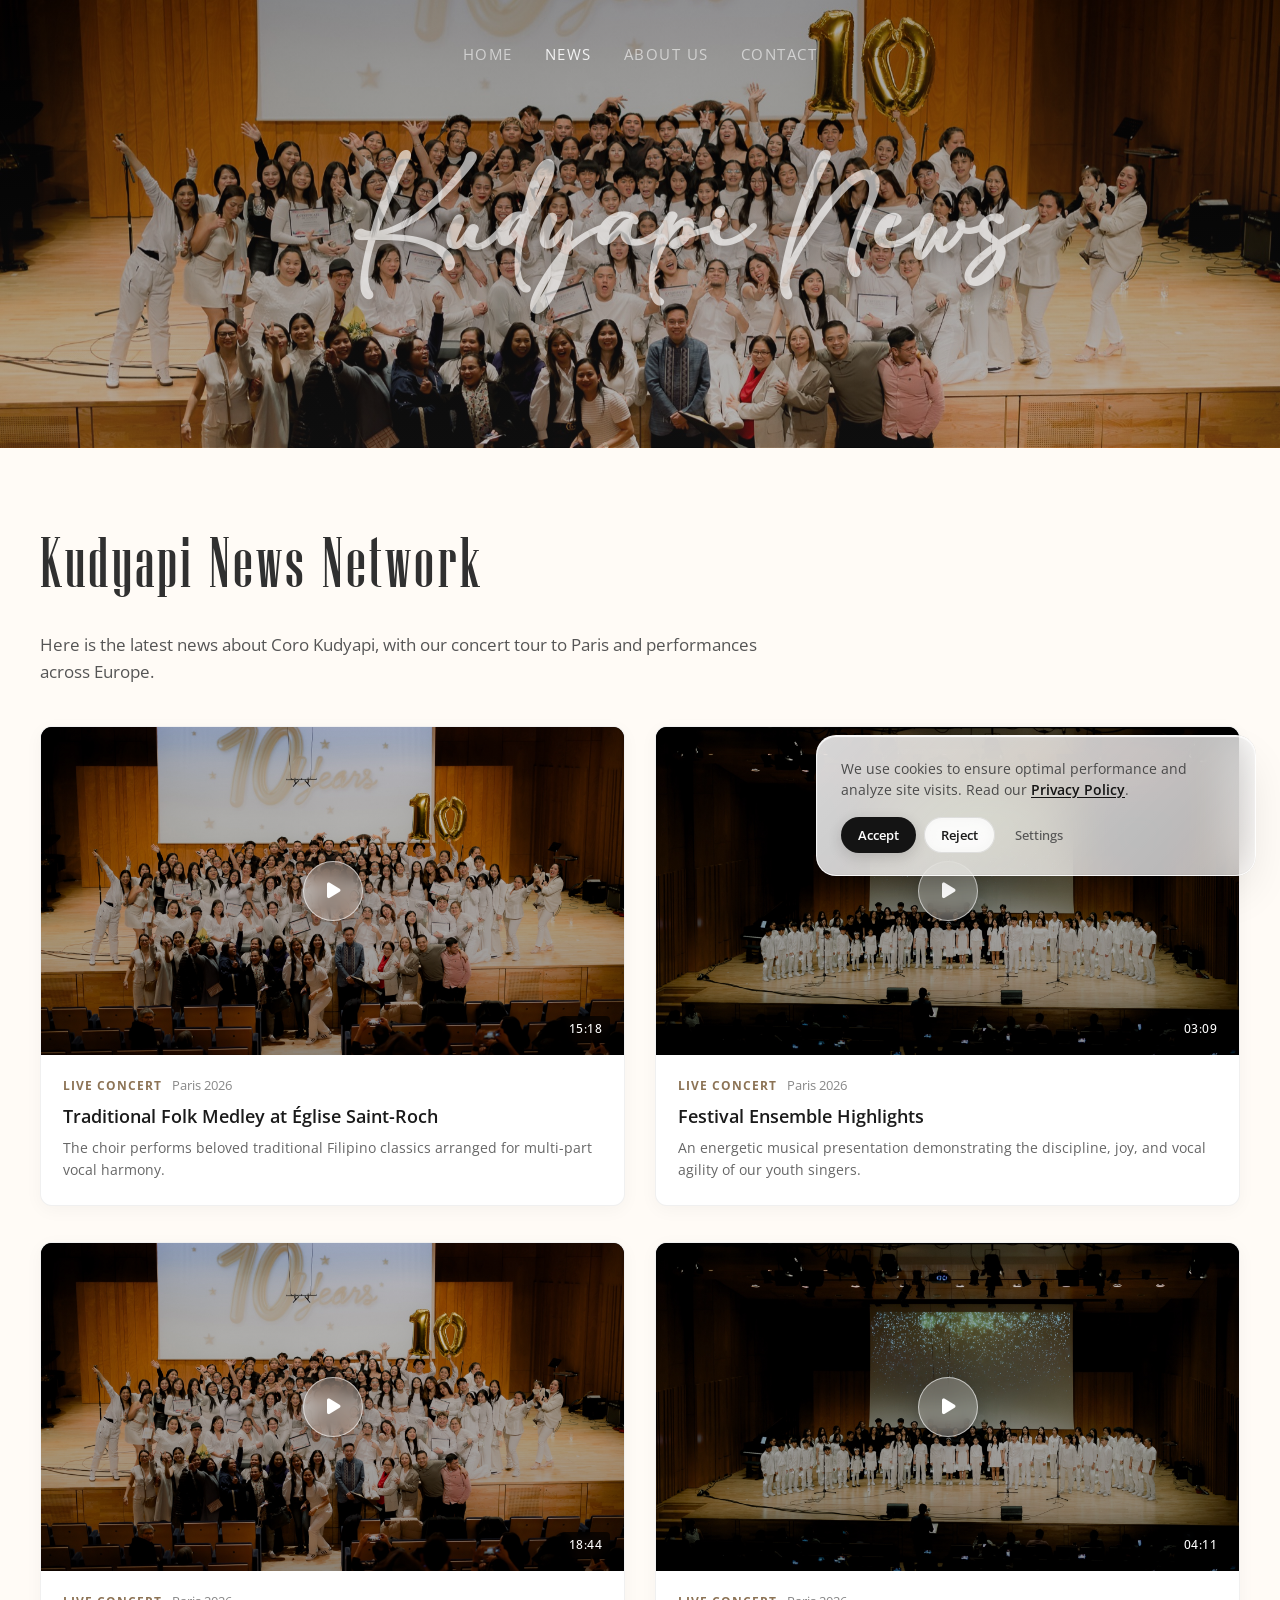
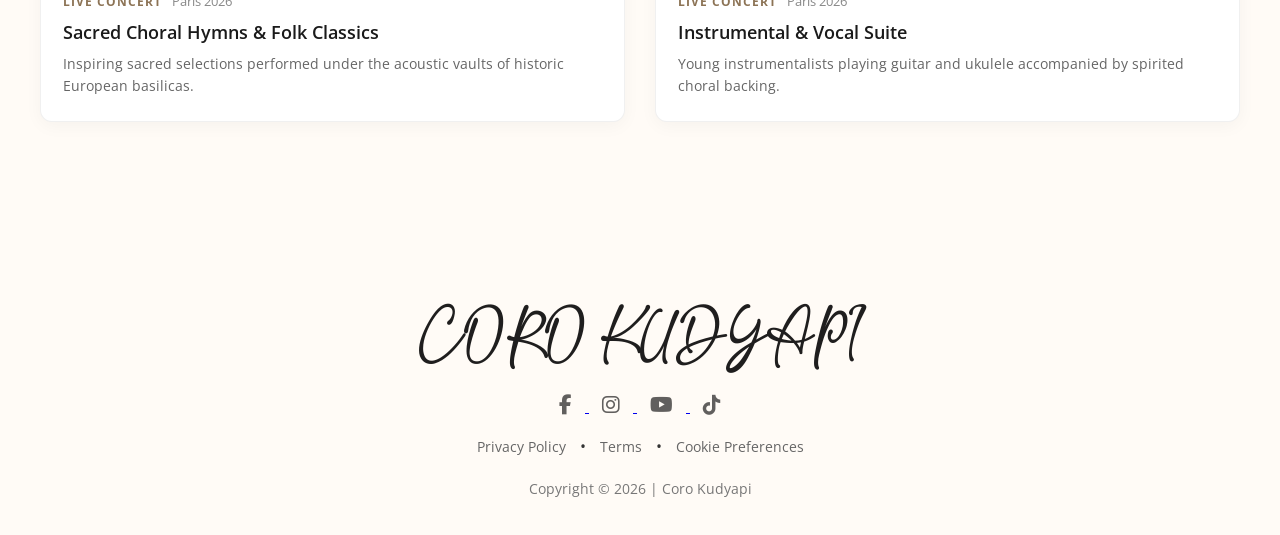
<file: news.html>
<!DOCTYPE html>
<html lang="en">

<head>
    <meta charset="UTF-8">
    <meta http-equiv="X-UA-Compatible" content="IE=edge">
    <meta name="viewport" content="width=device-width, initial-scale=1.0">

    <!-- SEO & Metadata -->
    <title>Kudyapi News | Coro Kudyapi</title>
    <meta name="description"
        content="Watch the latest live concerts, news, and European tours from Coro Kudyapi, including our performances in Paris and Barcelona.">
    <link rel="canonical" href="https://www.corokudyapi.com/news.html">
    <meta name="robots" content="index, follow">

    <!-- Open Graph / Facebook -->
    <meta property="og:type" content="article">
    <meta property="og:url" content="https://www.corokudyapi.com/news.html">
    <meta property="og:title" content="Kudyapi News | Coro Kudyapi">
    <meta property="og:description"
        content="Watch the latest live concerts, news, and European tours from Coro Kudyapi.">
    <meta property="og:image" content="https://www.corokudyapi.com/images/subportada-kudyapi.jpg">
    <meta property="og:locale" content="en_US">
    <meta property="og:site_name" content="Coro Kudyapi">

    <!-- Twitter Card -->
    <meta name="twitter:card" content="summary_large_image">
    <meta name="twitter:title" content="Kudyapi News | Coro Kudyapi">
    <meta name="twitter:description"
        content="Watch live concert performances and latest choir updates from Coro Kudyapi.">
    <meta name="twitter:image" content="https://www.corokudyapi.com/images/subportada-kudyapi.jpg">

    <!-- Favicon -->
    <link rel="icon" type="image/svg+xml" href="images/logo-kudyapi.svg">
    <link rel="alternate icon" href="images/Logo-Kudyapi.png" type="image/png">

    <!-- Fonts & Icons -->
    <link rel="preconnect" href="https://fonts.googleapis.com">
    <link rel="preconnect" href="https://fonts.gstatic.com" crossorigin>
    <link
        href="https://fonts.googleapis.com/css2?family=Montserrat:wght@400;600&family=Open+Sans:wght@400;600&family=Oswald:wght@500&display=swap"
        rel="stylesheet">
    <link rel="stylesheet" href="https://cdnjs.cloudflare.com/ajax/libs/font-awesome/6.2.0/css/all.min.css">
    <link rel="stylesheet" href="styles.css">

    <!-- Google Analytics (GA4) with Consent Mode -->
    <script>
        window.dataLayer = window.dataLayer || [];
        function gtag() { dataLayer.push(arguments); }
        gtag('consent', 'default', {
            'analytics_storage': 'denied',
            'ad_storage': 'denied'
        });
    </script>
    <script async src="https://www.googletagmanager.com/gtag/js?id=G-COROKUDYAPI"></script>
    <script>
        gtag('js', new Date());
        gtag('config', 'G-COROKUDYAPI');
    </script>
</head>

<body>
    <!-- Skip to Content -->
    <a href="#main-content" class="skip-link">Skip to main content</a>

    <!-- Sub-Header (Original Minimalist Design) -->
    <header class="sub-header" role="banner">
        <button class="nav-toggle" type="button" aria-label="Toggle navigation menu" aria-expanded="false"
            aria-controls="mainNav">
            <i class="fa-solid fa-bars" aria-hidden="true"></i>
        </button>

        <nav class="nav-links" id="mainNav" aria-label="Main Navigation">
            <ul>
                <li><a class="nav-menu1" href="index.html">Home</a></li>
                <li><a class="nav-menu1 active" href="news.html" aria-current="page">News</a></li>
                <li><a class="nav-menu1" href="index.html#about">About Us</a></li>
                <li><a class="nav-menu1" href="contact.html">Contact</a></li>
            </ul>
        </nav>

        <div class="subheader-content">
            <h1>Kudyapi News</h1>
        </div>
    </header>

    <main id="main-content">
        <section class="news" aria-labelledby="newsHeading">
            <div class="news-container">
                <h2 id="newsHeading" class="Title-N">Kudyapi News Network</h2>
                <p class="news-intro">
                    Here is the latest news about Coro Kudyapi, with our concert tour to Paris and performances across
                    Europe.
                </p>

                <!-- Video Grid: 2 columns x 2 rows (Original Minimalist Card Layout) -->
                <div class="video-grid">
                    <!-- Row 1, Video 1 (Left) -->
                    <article class="video-card">
                        <div class="video-box" data-youtube-url="https://www.youtube.com/watch?v=K1E2LkROOgM&t=6s"
                            data-video-title="Traditional Folk Medley at Église Saint-Roch">

                            <img class="video-poster" src="images/subportada-kudyapi.jpg"
                                alt="Coro Kudyapi singing Traditional Folk Medley in Paris" loading="lazy">

                            <div class="video-overlay">
                                <button class="play-btn" type="button" aria-label="Play video">
                                    <i class="fa-solid fa-play" aria-hidden="true"></i>
                                </button>
                                <span class="video-duration">15:18</span>
                            </div>
                        </div>
                        <div class="video-info">
                            <div class="video-meta">
                                <span class="video-tag">Live Concert</span>
                                <span class="video-date">Paris 2026</span>
                            </div>
                            <h3 class="video-title">Traditional Folk Medley at Église Saint-Roch</h3>
                            <p class="video-desc">
                                The choir performs beloved traditional Filipino classics arranged for multi-part vocal
                                harmony.
                            </p>
                        </div>
                    </article>

                    <!-- Row 1, Video 2 (Right) -->
                    <article class="video-card">
                        <div class="video-box" data-youtube-id="https://www.youtube.com/watch?v=a5KAaZlntDk"
                            data-video-title="Festival Ensemble Highlights">

                            <img class="video-poster" src="images/portada-kudyapi.jpg"
                                alt="Choir performing festival highlights ensemble" loading="lazy">

                            <div class="video-overlay">
                                <button class="play-btn" type="button" aria-label="Play video">
                                    <i class="fa-solid fa-play" aria-hidden="true"></i>
                                </button>
                                <span class="video-duration">03:09</span>
                            </div>
                        </div>
                        <div class="video-info">
                            <div class="video-meta">
                                <span class="video-tag">Live Concert</span>
                                <span class="video-date">Paris 2026</span>
                            </div>
                            <h3 class="video-title">Festival Ensemble Highlights</h3>
                            <p class="video-desc">
                                An energetic musical presentation demonstrating the discipline, joy, and vocal agility
                                of our youth singers.
                            </p>
                        </div>
                    </article>

                    <!-- Row 2, Video 3 (Left) -->
                    <article class="video-card">
                        <div class="video-box" data-youtube-id="https://www.youtube.com/watch?v=aXP2Bq9PhdA&t=716s"
                            data-video-title="Sacred Choral Hymns and Folk Classics">

                            <img class="video-poster" src="images/subportada-kudyapi.jpg"
                                alt="Choir members performing sacred hymns" loading="lazy">

                            <div class="video-overlay">
                                <button class="play-btn" type="button" aria-label="Play video">
                                    <i class="fa-solid fa-play" aria-hidden="true"></i>
                                </button>
                                <span class="video-duration">18:44</span>
                            </div>
                        </div>
                        <div class="video-info">
                            <div class="video-meta">
                                <span class="video-tag">Live Concert</span>
                                <span class="video-date">Paris 2026</span>
                            </div>
                            <h3 class="video-title">Sacred Choral Hymns & Folk Classics</h3>
                            <p class="video-desc">
                                Inspiring sacred selections performed under the acoustic vaults of historic European
                                basilicas.
                            </p>
                        </div>
                    </article>

                    <!-- Row 2, Video 4 (Right) -->
                    <article class="video-card">
                        <div class="video-box" data-youtube-id="https://www.youtube.com/watch?v=wnAje9Uyh2I"
                            data-video-title="Instrumental & Vocal Suite">

                            <img class="video-poster" src="images/portada-kudyapi.jpg"
                                alt="Choir performing instrumental and vocal suite" loading="lazy">

                            <div class="video-overlay">
                                <button class="play-btn" type="button" aria-label="Play video">
                                    <i class="fa-solid fa-play" aria-hidden="true"></i>
                                </button>
                                <span class="video-duration">04:11</span>
                            </div>
                        </div>
                        <div class="video-info">
                            <div class="video-meta">
                                <span class="video-tag">Live Concert</span>
                                <span class="video-date">Paris 2026</span>
                            </div>
                            <h3 class="video-title">Instrumental & Vocal Suite</h3>
                            <p class="video-desc">
                                Young instrumentalists playing guitar and ukulele accompanied by spirited choral
                                backing.
                            </p>
                        </div>
                    </article>
                </div>
            </div>
        </section>
    </main>

    <!-- Footer (Original Clean Minimalist Style) -->
    <footer class="footer" role="contentinfo">
        <h2>CORO KUDYAPI</h2>
        <div class="icons">
            <a href="https://www.facebook.com/kudyapichoir" target="_blank" rel="noopener noreferrer"
                aria-label="Coro Kudyapi on Facebook">
                <i class="fa-brands fa-facebook-f" aria-hidden="true"></i>
            </a>
            <a href="https://www.instagram.com/kudyapichoir/" target="_blank" rel="noopener noreferrer"
                aria-label="Coro Kudyapi on Instagram">
                <i class="fa-brands fa-instagram" aria-hidden="true"></i>
            </a>
            <a href="https://www.youtube.com/@kudyapichoirOfficial" target="_blank" rel="noopener noreferrer"
                aria-label="Coro Kudyapi on YouTube">
                <i class="fa-brands fa-youtube" aria-hidden="true"></i>
            </a>
            <a href="https://www.tiktok.com/@kudyapichoir" target="_blank" rel="noopener noreferrer"
                aria-label="Coro Kudyapi on TikTok">
                <i class="fa-brands fa-tiktok" aria-hidden="true"></i>
            </a>
        </div>

        <div class="footer-nav-simple">
            <a href="privacy-policy.html">Privacy Policy</a>
            <span>&bull;</span>
            <a href="terms.html">Terms</a>
            <span>&bull;</span>
            <button type="button" data-open-cookie-settings>Cookie Preferences</button>
        </div>

        <p class="footer-text">
            Copyright &copy; <span id="year">2026</span> | Coro Kudyapi
        </p>
    </footer>

    <!-- Minimalist Cookie Consent Banner -->
    <div id="cookieBanner" class="cookie-banner" role="region" aria-label="Cookie consent">
        <p class="cookie-text">
            We use cookies to ensure optimal performance and analyze site visits. Read our <a
                href="privacy-policy.html">Privacy Policy</a>.
        </p>
        <div class="cookie-actions">
            <button id="cookieAcceptAll" class="cookie-btn cookie-btn-primary" type="button">Accept</button>
            <button id="cookieReject" class="cookie-btn cookie-btn-secondary" type="button">Reject</button>
            <button class="cookie-btn cookie-btn-text" type="button" data-open-cookie-settings>Settings</button>
        </div>
    </div>

    <!-- Minimalist Cookie Settings Modal -->
    <div id="cookieModal" class="cookie-modal-backdrop" role="dialog" aria-modal="true" aria-labelledby="modalTitle">
        <div class="cookie-modal">
            <div class="cookie-modal-header">
                <h3 id="modalTitle">Cookie Preferences</h3>
                <button id="cookieCloseModal" class="cookie-modal-close" type="button"
                    aria-label="Close">&times;</button>
            </div>
            <div class="cookie-pref-item">
                <div class="cookie-pref-top">
                    <span>Strictly Necessary</span>
                    <span style="font-size: 0.82rem; color: #888;">Active</span>
                </div>
                <p class="cookie-pref-desc">Required for basic website navigation and security.</p>
            </div>
            <div class="cookie-pref-item">
                <div class="cookie-pref-top">
                    <label for="cookiePrefAnalytics" style="cursor: pointer;">Analytics</label>
                    <input type="checkbox" id="cookiePrefAnalytics"
                        style="accent-color: #141414; width: 16px; height: 16px; cursor: pointer;">
                </div>
                <p class="cookie-pref-desc">Helps us understand visitor traffic anonymously.</p>
            </div>
            <div class="cookie-modal-footer">
                <button id="cookieSavePref" class="cookie-btn cookie-btn-primary" type="button">Save
                    Preferences</button>
            </div>
        </div>
    </div>

    <script src="main.js"></script>
    <script>
        document.getElementById('year').textContent = new Date().getFullYear();
    </script>
</body>

</html>
</file>
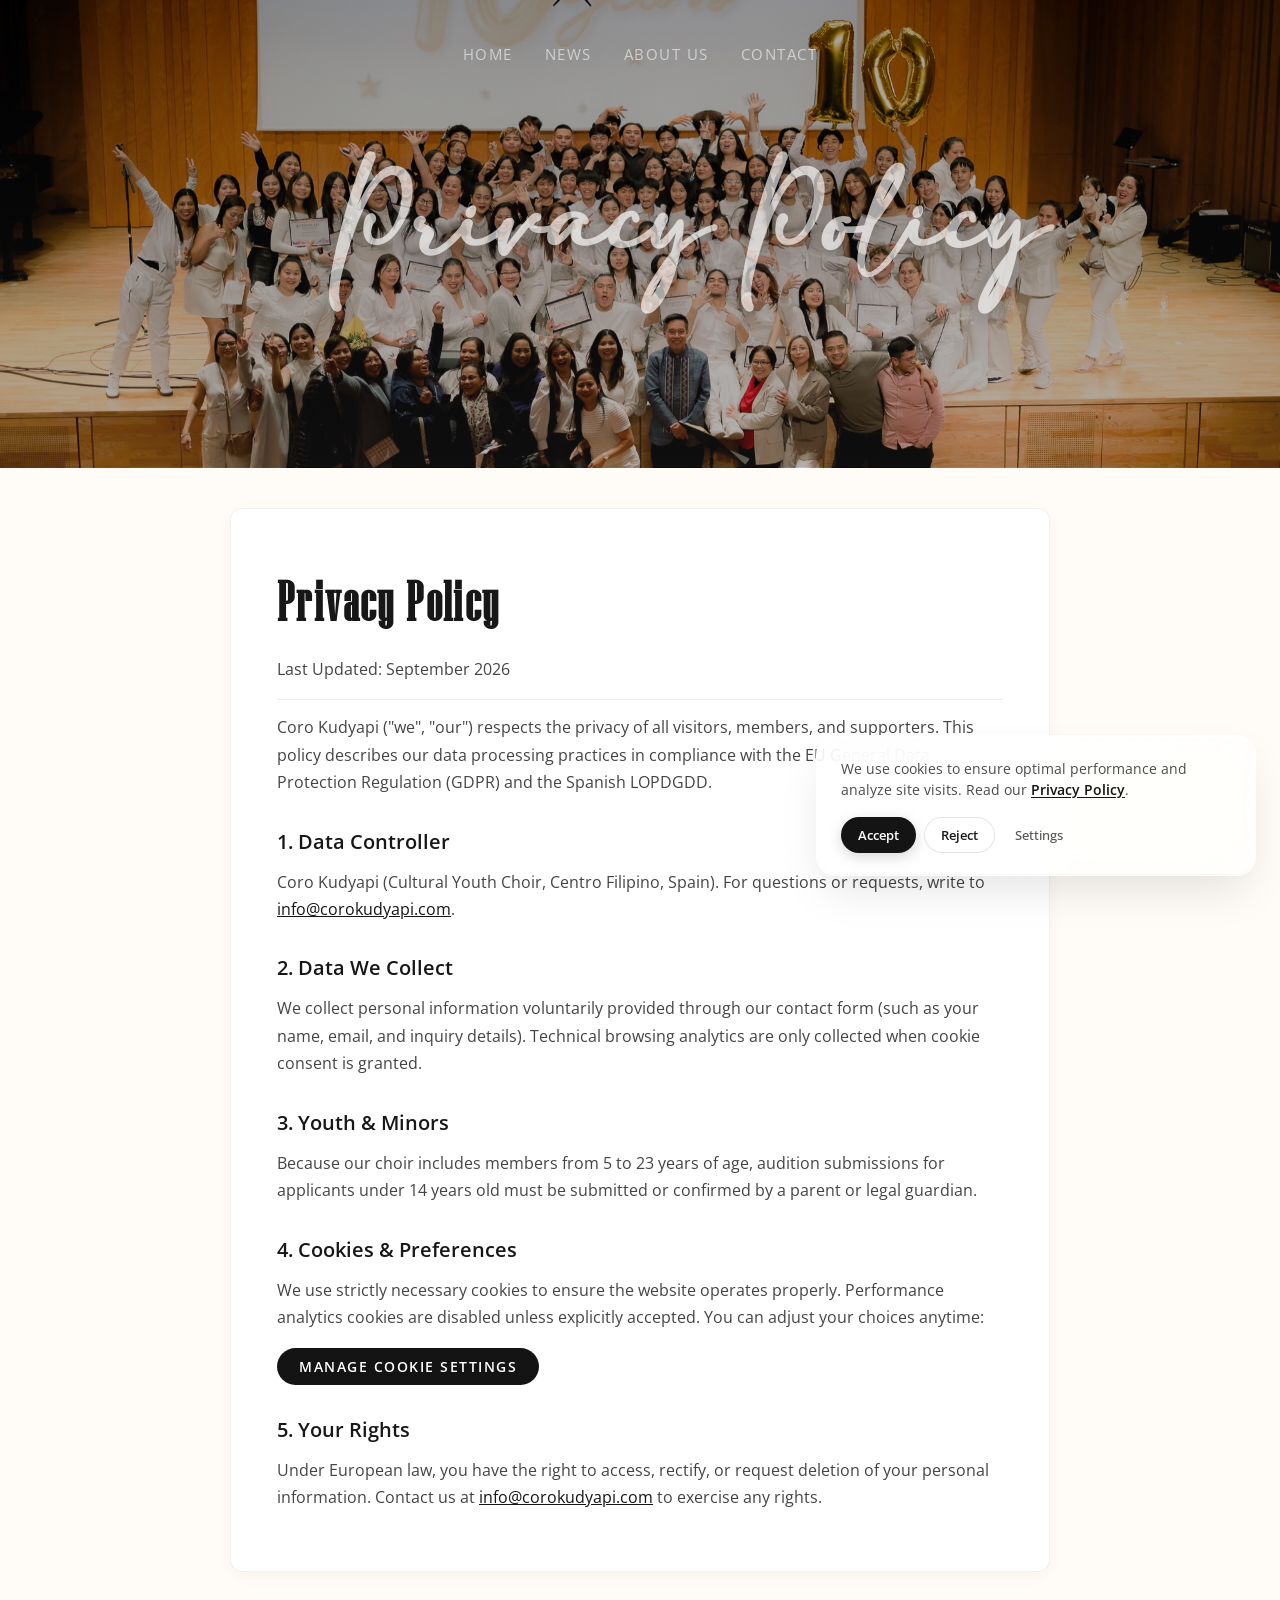
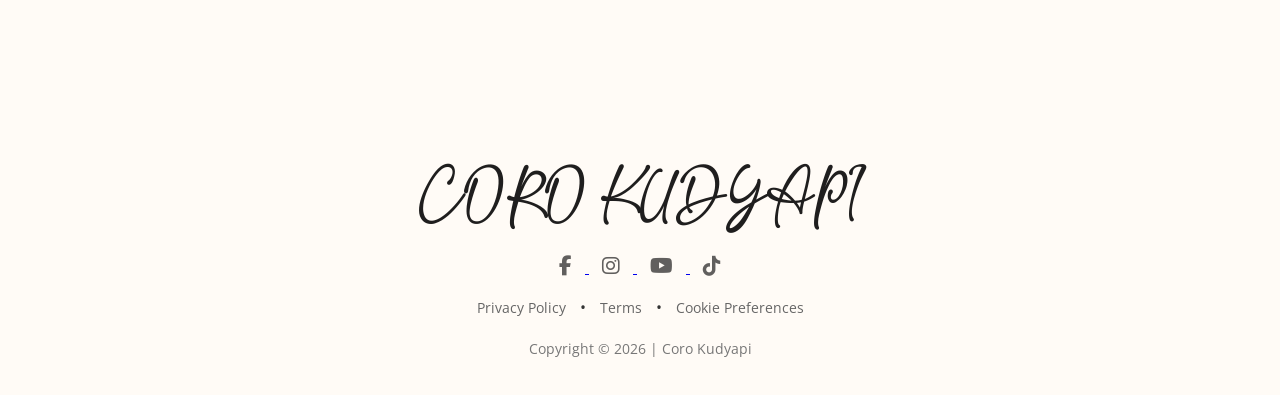
<file: privacy-policy.html>
<!DOCTYPE html>
<html lang="en">

<head>
    <meta charset="UTF-8">
    <meta http-equiv="X-UA-Compatible" content="IE=edge">
    <meta name="viewport" content="width=device-width, initial-scale=1.0">

    <!-- SEO & Metadata -->
    <title>Privacy Policy | Coro Kudyapi</title>
    <meta name="description"
        content="Read the Privacy Policy of Coro Kudyapi. Learn how we handle personal information under GDPR and Spanish data protection laws.">
    <link rel="canonical" href="https://www.corokudyapi.com/privacy-policy.html">
    <meta name="robots" content="noindex, follow">

    <!-- Favicon -->
    <link rel="icon" type="image/svg+xml" href="images/logo-kudyapi.svg">
    <link rel="alternate icon" href="images/Logo-Kudyapi.png" type="image/png">

    <!-- Fonts & Icons -->
    <link rel="preconnect" href="https://fonts.googleapis.com">
    <link rel="preconnect" href="https://fonts.gstatic.com" crossorigin>
    <link
        href="https://fonts.googleapis.com/css2?family=Montserrat:wght@400;600&family=Open+Sans:wght@400;600&family=Oswald:wght@500&display=swap"
        rel="stylesheet">
    <link rel="stylesheet" href="https://cdnjs.cloudflare.com/ajax/libs/font-awesome/6.2.0/css/all.min.css">
    <link rel="stylesheet" href="styles.css">

    <!-- Google Analytics (GA4) with Consent Mode -->
    <script>
        window.dataLayer = window.dataLayer || [];
        function gtag() { dataLayer.push(arguments); }
        gtag('consent', 'default', {
            'analytics_storage': 'denied',
            'ad_storage': 'denied'
        });
    </script>
    <script async src="https://www.googletagmanager.com/gtag/js?id=G-COROKUDYAPI"></script>
    <script>
        gtag('js', new Date());
        gtag('config', 'G-COROKUDYAPI');
    </script>
</head>

<body>
    <!-- Skip to Content -->
    <a href="#main-content" class="skip-link">Skip to main content</a>

    <!-- Sub-Header (Original Minimalist Design) -->
    <header class="sub-header" role="banner">
        <button class="nav-toggle" type="button" aria-label="Toggle navigation menu" aria-expanded="false"
            aria-controls="mainNav">
            <i class="fa-solid fa-bars" aria-hidden="true"></i>
        </button>

        <nav class="nav-links" id="mainNav" aria-label="Main Navigation">
            <ul>
                <li><a class="nav-menu1" href="index.html">Home</a></li>
                <li><a class="nav-menu1" href="news.html">News</a></li>
                <li><a class="nav-menu1" href="index.html#about">About Us</a></li>
                <li><a class="nav-menu1" href="contact.html">Contact</a></li>
            </ul>
        </nav>

        <div class="subheader-content">
            <h1>Privacy Policy</h1>
        </div>

        <div style="height: 20px;"></div>
    </header>

    <main id="main-content">
        <section class="legal-section">
            <article class="legal-box">
                <h1>Privacy Policy</h1>
                <p class="legal-date">Last Updated: September 2026</p>

                <p>
                    Coro Kudyapi ("we", "our") respects the privacy of all visitors, members, and supporters. This
                    policy describes our data processing practices in compliance with the EU General Data Protection
                    Regulation (GDPR) and the Spanish LOPDGDD.
                </p>

                <h2>1. Data Controller</h2>
                <p>
                    Coro Kudyapi (Cultural Youth Choir, Centro Filipino, Spain). For questions or requests, write to <a
                        href="mailto:info@corokudyapi.com">info@corokudyapi.com</a>.
                </p>

                <h2>2. Data We Collect</h2>
                <p>
                    We collect personal information voluntarily provided through our contact form (such as your name,
                    email, and inquiry details). Technical browsing analytics are only collected when cookie consent is
                    granted.
                </p>

                <h2>3. Youth & Minors</h2>
                <p>
                    Because our choir includes members from 5 to 23 years of age, audition submissions for applicants
                    under 14 years old must be submitted or confirmed by a parent or legal guardian.
                </p>

                <h2>4. Cookies & Preferences</h2>
                <p>
                    We use strictly necessary cookies to ensure the website operates properly. Performance analytics
                    cookies are disabled unless explicitly accepted. You can adjust your choices anytime:
                </p>
                <p style="margin: 16px 0;">
                    <button type="button" class="btn-submit" data-open-cookie-settings
                        style="padding: 9px 22px; font-size: 0.85rem;">Manage Cookie Settings</button>
                </p>

                <h2>5. Your Rights</h2>
                <p>
                    Under European law, you have the right to access, rectify, or request deletion of your personal
                    information. Contact us at <a href="mailto:info@corokudyapi.com">info@corokudyapi.com</a> to
                    exercise any rights.
                </p>
            </article>
        </section>
    </main>

    <!-- Footer (Original Clean Minimalist Style) -->
    <footer class="footer" role="contentinfo">
        <h2>CORO KUDYAPI</h2>
        <div class="icons">
            <a href="https://www.facebook.com/kudyapichoir" target="_blank" rel="noopener noreferrer"
                aria-label="Coro Kudyapi on Facebook">
                <i class="fa-brands fa-facebook-f" aria-hidden="true"></i>
            </a>
            <a href="https://www.instagram.com/kudyapichoir/" target="_blank" rel="noopener noreferrer"
                aria-label="Coro Kudyapi on Instagram">
                <i class="fa-brands fa-instagram" aria-hidden="true"></i>
            </a>
            <a href="https://www.youtube.com/@kudyapichoirOfficial" target="_blank" rel="noopener noreferrer"
                aria-label="Coro Kudyapi on YouTube">
                <i class="fa-brands fa-youtube" aria-hidden="true"></i>
            </a>
            <a href="https://www.tiktok.com/@kudyapichoir" target="_blank" rel="noopener noreferrer"
                aria-label="Coro Kudyapi on TikTok">
                <i class="fa-brands fa-tiktok" aria-hidden="true"></i>
            </a>
        </div>

        <div class="footer-nav-simple">
            <a href="privacy-policy.html">Privacy Policy</a>
            <span>&bull;</span>
            <a href="terms.html">Terms</a>
            <span>&bull;</span>
            <button type="button" data-open-cookie-settings>Cookie Preferences</button>
        </div>

        <p class="footer-text">
            Copyright &copy; <span id="year">2026</span> | Coro Kudyapi
        </p>
    </footer>

    <!-- Minimalist Cookie Consent Banner -->
    <div id="cookieBanner" class="cookie-banner" role="region" aria-label="Cookie consent">
        <p class="cookie-text">
            We use cookies to ensure optimal performance and analyze site visits. Read our <a
                href="privacy-policy.html">Privacy Policy</a>.
        </p>
        <div class="cookie-actions">
            <button id="cookieAcceptAll" class="cookie-btn cookie-btn-primary" type="button">Accept</button>
            <button id="cookieReject" class="cookie-btn cookie-btn-secondary" type="button">Reject</button>
            <button class="cookie-btn cookie-btn-text" type="button" data-open-cookie-settings>Settings</button>
        </div>
    </div>

    <!-- Minimalist Cookie Settings Modal -->
    <div id="cookieModal" class="cookie-modal-backdrop" role="dialog" aria-modal="true" aria-labelledby="modalTitle">
        <div class="cookie-modal">
            <div class="cookie-modal-header">
                <h3 id="modalTitle">Cookie Preferences</h3>
                <button id="cookieCloseModal" class="cookie-modal-close" type="button"
                    aria-label="Close">&times;</button>
            </div>
            <div class="cookie-pref-item">
                <div class="cookie-pref-top">
                    <span>Strictly Necessary</span>
                    <span style="font-size: 0.82rem; color: #888;">Active</span>
                </div>
                <p class="cookie-pref-desc">Required for basic website navigation and security.</p>
            </div>
            <div class="cookie-pref-item">
                <div class="cookie-pref-top">
                    <label for="cookiePrefAnalytics" style="cursor: pointer;">Analytics</label>
                    <input type="checkbox" id="cookiePrefAnalytics"
                        style="accent-color: #141414; width: 16px; height: 16px; cursor: pointer;">
                </div>
                <p class="cookie-pref-desc">Helps us understand visitor traffic anonymously.</p>
            </div>
            <div class="cookie-modal-footer">
                <button id="cookieSavePref" class="cookie-btn cookie-btn-primary" type="button">Save
                    Preferences</button>
            </div>
        </div>
    </div>

    <script src="main.js"></script>
    <script>
        document.getElementById('year').textContent = new Date().getFullYear();
    </script>
</body>

</html>
</file>
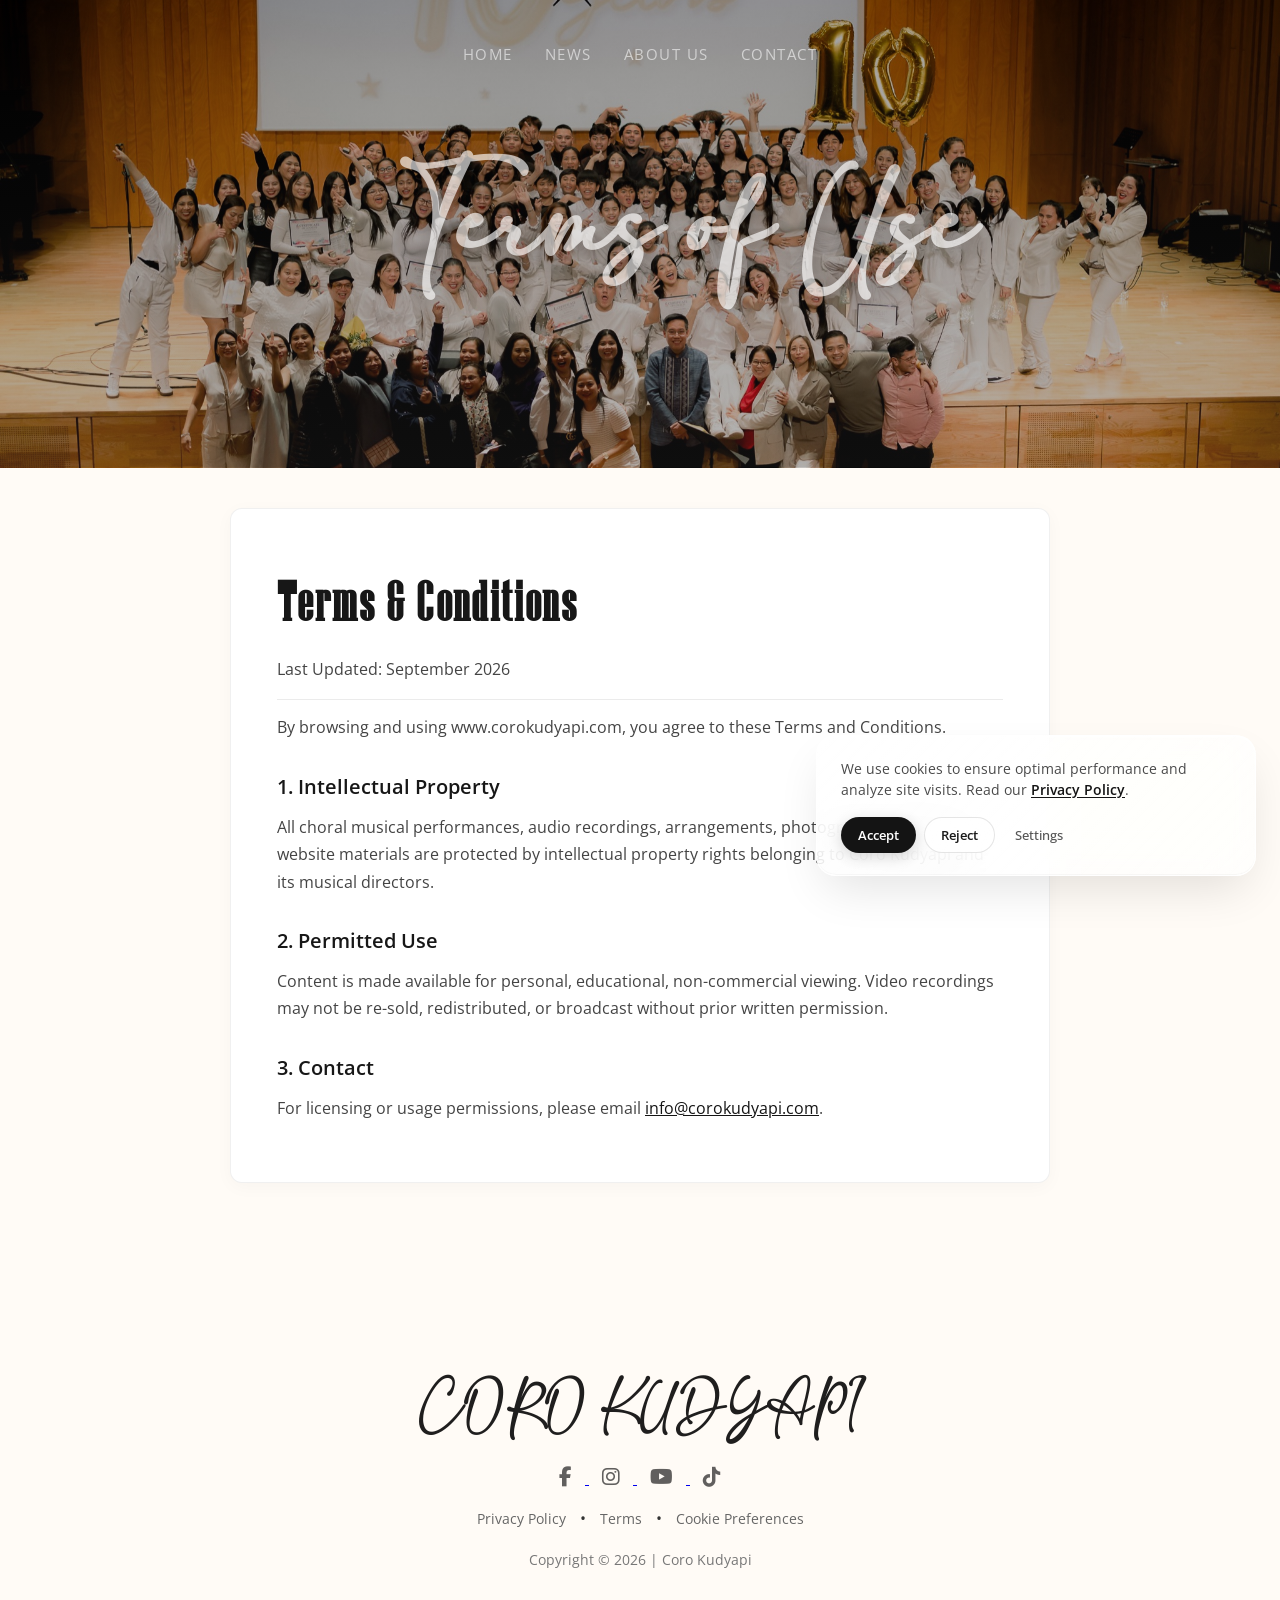
<file: terms.html>
<!DOCTYPE html>
<html lang="en">

<head>
    <meta charset="UTF-8">
    <meta http-equiv="X-UA-Compatible" content="IE=edge">
    <meta name="viewport" content="width=device-width, initial-scale=1.0">

    <!-- SEO & Metadata -->
    <title>Terms of Use | Coro Kudyapi</title>
    <meta name="description" content="Terms and conditions for visitors and users of the Coro Kudyapi website.">
    <link rel="canonical" href="https://www.corokudyapi.com/terms.html">
    <meta name="robots" content="noindex, follow">

    <!-- Favicon -->
    <link rel="icon" type="image/svg+xml" href="images/logo-kudyapi.svg">
    <link rel="alternate icon" href="images/Logo-Kudyapi.png" type="image/png">

    <!-- Fonts & Icons -->
    <link rel="preconnect" href="https://fonts.googleapis.com">
    <link rel="preconnect" href="https://fonts.gstatic.com" crossorigin>
    <link
        href="https://fonts.googleapis.com/css2?family=Montserrat:wght@400;600&family=Open+Sans:wght@400;600&family=Oswald:wght@500&display=swap"
        rel="stylesheet">
    <link rel="stylesheet" href="https://cdnjs.cloudflare.com/ajax/libs/font-awesome/6.2.0/css/all.min.css">
    <link rel="stylesheet" href="styles.css">

    <!-- Google Analytics (GA4) with Consent Mode -->
    <script>
        window.dataLayer = window.dataLayer || [];
        function gtag() { dataLayer.push(arguments); }
        gtag('consent', 'default', {
            'analytics_storage': 'denied',
            'ad_storage': 'denied'
        });
    </script>
    <script async src="https://www.googletagmanager.com/gtag/js?id=G-COROKUDYAPI"></script>
    <script>
        gtag('js', new Date());
        gtag('config', 'G-COROKUDYAPI');
    </script>
</head>

<body>
    <!-- Skip to Content -->
    <a href="#main-content" class="skip-link">Skip to main content</a>

    <!-- Sub-Header (Original Minimalist Design) -->
    <header class="sub-header" role="banner">
        <button class="nav-toggle" type="button" aria-label="Toggle navigation menu" aria-expanded="false"
            aria-controls="mainNav">
            <i class="fa-solid fa-bars" aria-hidden="true"></i>
        </button>

        <nav class="nav-links" id="mainNav" aria-label="Main Navigation">
            <ul>
                <li><a class="nav-menu1" href="index.html">Home</a></li>
                <li><a class="nav-menu1" href="news.html">News</a></li>
                <li><a class="nav-menu1" href="index.html#about">About Us</a></li>
                <li><a class="nav-menu1" href="contact.html">Contact</a></li>
            </ul>
        </nav>

        <div class="subheader-content">
            <h1>Terms of Use</h1>
        </div>

        <div style="height: 20px;"></div>
    </header>

    <main id="main-content">
        <section class="legal-section">
            <article class="legal-box">
                <h1>Terms & Conditions</h1>
                <p class="legal-date">Last Updated: September 2026</p>

                <p>
                    By browsing and using www.corokudyapi.com, you agree to these Terms and Conditions.
                </p>

                <h2>1. Intellectual Property</h2>
                <p>
                    All choral musical performances, audio recordings, arrangements, photography, logos, and website
                    materials are protected by intellectual property rights belonging to Coro Kudyapi and its musical
                    directors.
                </p>

                <h2>2. Permitted Use</h2>
                <p>
                    Content is made available for personal, educational, non-commercial viewing. Video recordings may
                    not be re-sold, redistributed, or broadcast without prior written permission.
                </p>

                <h2>3. Contact</h2>
                <p>
                    For licensing or usage permissions, please email <a
                        href="mailto:info@corokudyapi.com">info@corokudyapi.com</a>.
                </p>
            </article>
        </section>
    </main>

    <!-- Footer (Original Clean Minimalist Style) -->
    <footer class="footer" role="contentinfo">
        <h2>CORO KUDYAPI</h2>
        <div class="icons">
            <a href="https://www.facebook.com/kudyapichoir" target="_blank" rel="noopener noreferrer"
                aria-label="Coro Kudyapi on Facebook">
                <i class="fa-brands fa-facebook-f" aria-hidden="true"></i>
            </a>
            <a href="https://www.instagram.com/kudyapichoir/" target="_blank" rel="noopener noreferrer"
                aria-label="Coro Kudyapi on Instagram">
                <i class="fa-brands fa-instagram" aria-hidden="true"></i>
            </a>
            <a href="https://www.youtube.com/@kudyapichoirOfficial" target="_blank" rel="noopener noreferrer"
                aria-label="Coro Kudyapi on YouTube">
                <i class="fa-brands fa-youtube" aria-hidden="true"></i>
            </a>
            <a href="https://www.tiktok.com/@kudyapichoir" target="_blank" rel="noopener noreferrer"
                aria-label="Coro Kudyapi on TikTok">
                <i class="fa-brands fa-tiktok" aria-hidden="true"></i>
            </a>
        </div>

        <div class="footer-nav-simple">
            <a href="privacy-policy.html">Privacy Policy</a>
            <span>&bull;</span>
            <a href="terms.html">Terms</a>
            <span>&bull;</span>
            <button type="button" data-open-cookie-settings>Cookie Preferences</button>
        </div>

        <p class="footer-text">
            Copyright &copy; <span id="year">2026</span> | Coro Kudyapi
        </p>
    </footer>

    <!-- Minimalist Cookie Consent Banner -->
    <div id="cookieBanner" class="cookie-banner" role="region" aria-label="Cookie consent">
        <p class="cookie-text">
            We use cookies to ensure optimal performance and analyze site visits. Read our <a
                href="privacy-policy.html">Privacy Policy</a>.
        </p>
        <div class="cookie-actions">
            <button id="cookieAcceptAll" class="cookie-btn cookie-btn-primary" type="button">Accept</button>
            <button id="cookieReject" class="cookie-btn cookie-btn-secondary" type="button">Reject</button>
            <button class="cookie-btn cookie-btn-text" type="button" data-open-cookie-settings>Settings</button>
        </div>
    </div>

    <!-- Minimalist Cookie Settings Modal -->
    <div id="cookieModal" class="cookie-modal-backdrop" role="dialog" aria-modal="true" aria-labelledby="modalTitle">
        <div class="cookie-modal">
            <div class="cookie-modal-header">
                <h3 id="modalTitle">Cookie Preferences</h3>
                <button id="cookieCloseModal" class="cookie-modal-close" type="button"
                    aria-label="Close">&times;</button>
            </div>
            <div class="cookie-pref-item">
                <div class="cookie-pref-top">
                    <span>Strictly Necessary</span>
                    <span style="font-size: 0.82rem; color: #888;">Active</span>
                </div>
                <p class="cookie-pref-desc">Required for basic website navigation and security.</p>
            </div>
            <div class="cookie-pref-item">
                <div class="cookie-pref-top">
                    <label for="cookiePrefAnalytics" style="cursor: pointer;">Analytics</label>
                    <input type="checkbox" id="cookiePrefAnalytics"
                        style="accent-color: #141414; width: 16px; height: 16px; cursor: pointer;">
                </div>
                <p class="cookie-pref-desc">Helps us understand visitor traffic anonymously.</p>
            </div>
            <div class="cookie-modal-footer">
                <button id="cookieSavePref" class="cookie-btn cookie-btn-primary" type="button">Save
                    Preferences</button>
            </div>
        </div>
    </div>

    <script src="main.js"></script>
    <script>
        document.getElementById('year').textContent = new Date().getFullYear();
    </script>
</body>

</html>
</file>
<file: styles.css>
/* ==========================================================================
   CORO KUDYAPI - MINIMALIST STYLESHEET
   Clean, Editorial, Airy, and Accessible
   ========================================================================== */

* {
    margin: 0;
    padding: 0;
    box-sizing: border-box;
}

body {
    font-family: 'Open Sans', 'Montserrat', sans-serif;
    background-color: #FFFBF6;
    color: #333333;
    line-height: 1.7;
    overflow-x: hidden;
}

@font-face {
    font-family: "Adelia";
    src: url("fonts/adelia.ttf") format("truetype");
    font-display: swap;
}

@font-face {
    font-family: "Niagara";
    src: url("fonts/Niagara.ttf") format("truetype");
    font-display: swap;
}

/* Accessibility: Skip Link & Focus */
.skip-link {
    position: absolute;
    top: -100px;
    left: 20px;
    background: #141414;
    color: #ffffff;
    padding: 10px 18px;
    border-radius: 4px;
    z-index: 10000;
    text-decoration: none;
    font-size: 14px;
    transition: top 0.2s ease;
}

.skip-link:focus {
    top: 20px;
    outline: 2px solid #ffffff;
}

:focus-visible {
    outline: 2px solid #141414;
    outline-offset: 2px;
}

/* ==========================================================================
   Header & Navigation (Pure Minimalist)
   ========================================================================== */
.header {
    background-image: linear-gradient(rgba(0, 0, 0, 0.35), rgba(40, 40, 40, 0.35)), url(images/portada-kudyapi.jpg);
    min-height: 100vh;
    background-size: cover;
    background-position: center;
    position: relative;
    display: flex;
    flex-direction: column;
    justify-content: space-between;
}

.sub-header {
    background-image: linear-gradient(rgba(0, 0, 0, 0.35), rgba(40, 40, 40, 0.35)), url(images/subportada-kudyapi.jpg);
    min-height: 48vh;
    background-size: cover;
    background-position: center;
    position: relative;
    display: flex;
    flex-direction: column;
    justify-content: space-between;
}

.nav-links {
    text-align: center;
    padding-top: 30px;
    position: relative;
    z-index: 50;
}

.nav-links ul {
    list-style: none;
    margin: 0;
    padding: 0;
    display: inline-flex;
    align-items: center;
    flex-wrap: wrap;
    justify-content: center;
}

.nav-links ul li {
    display: inline-block;
    padding: 8px 16px;
    position: relative;
}

.nav-links ul li a {
    color: #f2f2f2;
    text-decoration: none;
    font-size: 15px;
    text-transform: uppercase;
    letter-spacing: 1.5px;
    opacity: 0.65;
    transition: opacity 0.3s ease;
    display: inline-block;
    padding: 4px 0;
}

.nav-links ul li a:hover,
.nav-links ul li a.active {
    opacity: 1;
}

.nav-toggle {
    display: none;
    background: transparent;
    border: none;
    color: #ffffff;
    font-size: 24px;
    cursor: pointer;
    padding: 10px;
    position: absolute;
    top: 20px;
    right: 20px;
    z-index: 100;
}

.header-content {
    text-align: center;
    padding: clamp(120px, 28vh, 250px) 20px;
    max-width: 1000px;
    margin: 0 10rem 10.5rem 14rem;
}

.header-content h1 {
    font-family: "Adelia";
    font-size: clamp(3.5rem, 8.5vw, 6.2rem);
    color: #ffffff;
    opacity: 0.8;
    letter-spacing: 1px;
    line-height: 1.1;
    text-shadow: 0 4px 20px rgba(0, 0, 0, 0.4);
}

.subheader-content {
    text-align: center;
    padding: clamp(60px, 12vh, 100px) 20px;
    max-width: 900px;
    margin: 0 10rem 5rem 16rem;
    opacity: 0.7;
}

.subheader-content h1 {
    font-family: "Adelia";
    font-size: clamp(2.8rem, 6.5vw, 5rem);
    color: #ffffff;
    opacity: 0.9;
    line-height: 1.1;
    text-shadow: 0 4px 20px rgba(0, 0, 0, 0.4);
}

/* ==========================================================================
   Home & About Us Section (Pure Minimalist)
   ========================================================================== */
.tagline {
    text-align: center;
    font-family: "Adelia";
    font-size: 1.35rem;
    color: #141414;
    font-weight: 500;
    padding: 45px 20px 20px;
    background-color: #FFFBF6;
    letter-spacing: 0.5px;
}

.about-me {
    background-color: #FFFBF6;
    padding: 30px 20px 80px;
}

.about-container {
    width: 100%;
    max-width: 1200px;
    margin: 0 auto;
    display: flex;
    align-items: center;
    justify-content: space-between;
    gap: 60px;
}

.about-image {
    flex: 1;
    max-width: 50%;
}

.about-image img {
    width: 100%;
    height: auto;
    display: block;
    border-radius: 8px;
    box-shadow: 0 8px 24px rgba(0, 0, 0, 0.08);
}

.about-content {
    flex: 1;
    max-width: 50%;
}

.about-content h2,
.page-title {
    font-family: "Niagara";
    font-size: clamp(3rem, 5.5vw, 4rem);
    color: #171717;
    margin-bottom: 1.25rem;
    font-weight: 500;
    letter-spacing: 0.2rem;
    line-height: 1.15;
}

.description {
    line-height: 1.75;
    color: #333333;
    margin-bottom: 1.2rem;
    font-size: 1.02rem;
}

.description:last-of-type {
    margin-bottom: 1.8rem;
}

/* ==========================================================================
   News & Video Grid (Original Minimalist Design)
   ========================================================================== */
.news {
    background-color: #FFFBF6;
    padding: 30px 20px 80px;
}

.news-container {
    width: 100%;
    max-width: 1200px;
    margin: 0 auto;
}

.Title-N {
    font-family: "Niagara";
    font-size: clamp(3.2rem, 6vw, 4.5rem);
    color: #303030;
    margin-top: 1.5rem;
    font-weight: 500;
    letter-spacing: 0.2rem;
}

.news-intro {
    font-size: 1.05rem;
    color: #555555;
    line-height: 1.6;
    margin-top: 0.5rem;
    margin-bottom: 2.5rem;
    max-width: 750px;
}

.video-grid {
    display: grid;
    grid-template-columns: repeat(2, 1fr);
    gap: 36px 30px;
    width: 100%;
}

.video-card {
    display: flex;
    flex-direction: column;
    background: #ffffff;
    border-radius: 12px;
    overflow: hidden;
    box-shadow: 0 4px 18px rgba(0, 0, 0, 0.04);
    border: 1px solid rgba(0, 0, 0, 0.06);
    transition: transform 0.3s cubic-bezier(0.16, 1, 0.3, 1), box-shadow 0.3s ease;
}

.video-card:hover {
    transform: translateY(-4px);
    box-shadow: 0 12px 28px rgba(0, 0, 0, 0.09);
}

.video-box {
    position: relative;
    width: 100%;
    aspect-ratio: 16 / 9;
    background-color: #121212;
    overflow: hidden;
    cursor: pointer;
}

.video-box iframe {
    position: absolute;
    top: 0;
    left: 0;
    width: 100% !important;
    height: 100% !important;
    border: none;
    z-index: 1;
}

.video-element,
.video-poster {
    position: absolute;
    inset: 0;
    width: 100%;
    height: 100%;
    object-fit: cover;
    display: block;
    transition: transform 0.4s ease, opacity 0.35s ease;
    z-index: 2;
}

.video-card:hover .video-element,
.video-card:hover .video-poster {
    transform: scale(1.02);
}

.video-overlay {
    position: absolute;
    inset: 0;
    background: linear-gradient(180deg, rgba(0, 0, 0, 0.15) 0%, rgba(0, 0, 0, 0.45) 100%);
    display: flex;
    align-items: center;
    justify-content: center;
    transition: opacity 0.35s ease, background 0.3s ease;
    z-index: 3;
}

.video-box:hover .video-overlay {
    background: linear-gradient(180deg, rgba(0, 0, 0, 0.2) 0%, rgba(0, 0, 0, 0.55) 100%);
}

.play-btn {
    width: 60px;
    height: 60px;
    border-radius: 50%;
    background: rgba(255, 255, 255, 0.25);
    border: 1px solid rgba(255, 255, 255, 0.6);
    backdrop-filter: blur(8px);
    -webkit-backdrop-filter: blur(8px);
    color: #ffffff;
    font-size: 18px;
    display: flex;
    align-items: center;
    justify-content: center;
    padding-left: 3px;
    cursor: pointer;
    box-shadow: 0 6px 20px rgba(0, 0, 0, 0.25);
    transition: all 0.3s cubic-bezier(0.16, 1, 0.3, 1);
    z-index: 4;
}

.video-box:hover .play-btn {
    transform: scale(1.1);
    background: rgba(255, 255, 255, 0.95);
    color: #1a1a1a;
    border-color: #ffffff;
    box-shadow: 0 8px 24px rgba(0, 0, 0, 0.35);
}

.video-duration {
    position: absolute;
    bottom: 12px;
    right: 14px;
    background: rgba(0, 0, 0, 0.65);
    backdrop-filter: blur(4px);
    -webkit-backdrop-filter: blur(4px);
    color: #ffffff;
    font-size: 0.75rem;
    font-weight: 500;
    padding: 3px 8px;
    border-radius: 4px;
    letter-spacing: 0.5px;
    z-index: 4;
}

.video-info {
    padding: 20px 22px 24px;
    display: flex;
    flex-direction: column;
    flex-grow: 1;
}

.video-meta {
    display: flex;
    align-items: center;
    gap: 10px;
    margin-bottom: 8px;
}

.video-tag {
    font-size: 0.72rem;
    font-weight: 700;
    text-transform: uppercase;
    letter-spacing: 1px;
    color: #8c7355;
}

.video-date {
    font-size: 0.8rem;
    color: #888888;
}

.video-title {
    font-size: 1.15rem;
    font-weight: 600;
    color: #1a1a1a;
    line-height: 1.35;
    margin-bottom: 8px;
}

.video-desc {
    font-size: 0.88rem;
    color: #666666;
    line-height: 1.55;
    margin-bottom: 0;
}

.video-box.is-playing .video-overlay,
.video-box.is-playing .video-poster,
.video-box.is-playing .yt-hidden {
    opacity: 0;
    pointer-events: none;
}

/* ==========================================================================
   Minimalist FAQ Page & Accordions
   ========================================================================== */
.faq-section {
    background-color: #FFFBF6;
    padding: 30px 20px 80px;
}

.faq-container {
    width: 100%;
    max-width: 860px;
    margin: 0 auto;
}

.faq-list {
    margin-top: 30px;
    display: flex;
    flex-direction: column;
    gap: 14px;
}

.faq-item {
    background: #ffffff;
    border: 1px solid rgba(0, 0, 0, 0.06);
    border-radius: 8px;
    overflow: hidden;
    transition: all 0.25s ease;
}

.faq-question {
    width: 100%;
    padding: 20px 24px;
    background: transparent;
    border: none;
    text-align: left;
    font-family: inherit;
    font-size: 1.08rem;
    font-weight: 600;
    color: #171717;
    display: flex;
    justify-content: space-between;
    align-items: center;
    gap: 16px;
    cursor: pointer;
}

.faq-icon {
    font-size: 0.85rem;
    color: #888;
    transition: transform 0.25s ease;
}

.faq-item.is-open .faq-icon {
    transform: rotate(180deg);
}

.faq-answer {
    padding: 0 24px 22px;
    color: #555555;
    font-size: 0.98rem;
    line-height: 1.7;
}

.faq-answer p:not(:last-child) {
    margin-bottom: 10px;
}

/* ==========================================================================
   Minimalist Contact & Audition Page
   ========================================================================== */
.contact-section {
    background-color: #FFFBF6;
    padding: 30px 20px 90px;
}

.contact-container {
    width: 100%;
    max-width: 900px;
    margin: 0 auto;
}

.contact-form {
    background: #ffffff;
    border: 1px solid rgba(0, 0, 0, 0.06);
    border-radius: 12px;
    padding: 40px;
    margin-top: 30px;
    box-shadow: 0 4px 18px rgba(0, 0, 0, 0.03);
}

.form-group {
    margin-bottom: 22px;
}

.form-label {
    display: block;
    font-size: 0.92rem;
    font-weight: 600;
    color: #171717;
    margin-bottom: 6px;
}

.form-label .required {
    color: #b91c1c;
}

.form-control {
    width: 100%;
    padding: 12px 14px;
    font-family: inherit;
    font-size: 0.96rem;
    border: 1px solid rgba(0, 0, 0, 0.16);
    border-radius: 6px;
    background-color: #ffffff;
    color: #171717;
    transition: border-color 0.2s ease;
}

.form-control:focus {
    outline: none;
    border-color: #141414;
}

.form-checkbox-label {
    display: flex;
    align-items: flex-start;
    gap: 10px;
    font-size: 0.88rem;
    color: #555;
    cursor: pointer;
}

.form-checkbox-label input[type="checkbox"] {
    margin-top: 4px;
    accent-color: #141414;
}

.form-feedback {
    display: none;
    padding: 14px 18px;
    border-radius: 6px;
    margin-bottom: 20px;
    font-size: 0.92rem;
}

.form-feedback.is-success {
    display: block;
    background: #f0fdf4;
    color: #166534;
    border: 1px solid #bbf7d0;
}

.form-feedback.is-error {
    display: block;
    background: #fef2f2;
    color: #991b1b;
    border: 1px solid #fecaca;
}

.btn-submit {
    display: inline-block;
    background: #141414;
    color: #ffffff;
    font-family: inherit;
    font-size: 0.92rem;
    font-weight: 600;
    text-transform: uppercase;
    letter-spacing: 1.5px;
    padding: 13px 32px;
    border-radius: 30px;
    border: none;
    cursor: pointer;
    transition: all 0.3s ease;
}

.btn-submit:hover {
    background: #333333;
    transform: translateY(-2px);
}

/* ==========================================================================
   Minimalist Legal Pages (Privacy Policy, Terms)
   ========================================================================== */
.legal-section {
    background-color: #FFFBF6;
    padding: 40px 20px 90px;
}

.legal-box {
    width: 100%;
    max-width: 820px;
    margin: 0 auto;
    background: #ffffff;
    border: 1px solid rgba(0, 0, 0, 0.06);
    border-radius: 12px;
    padding: 46px;
    box-shadow: 0 4px 18px rgba(0, 0, 0, 0.03);
}

.legal-box h1 {
    font-family: "Niagara";
    font-size: 3.5rem;
    color: #171717;
    letter-spacing: 0.15rem;
    margin-bottom: 6px;
}

.legal-date {
    font-size: 0.85rem;
    color: #888888;
    margin-bottom: 28px;
    padding-bottom: 16px;
    border-bottom: 1px solid rgba(0, 0, 0, 0.08);
}

.legal-box h2 {
    font-size: 1.25rem;
    color: #171717;
    margin-top: 28px;
    margin-bottom: 10px;
    font-weight: 600;
}

.legal-box p,
.legal-box ul {
    font-size: 0.98rem;
    color: #444444;
    line-height: 1.75;
    margin-bottom: 14px;
}

.legal-box ul {
    padding-left: 22px;
}

.legal-box a {
    color: #141414;
    text-decoration: underline;
}

/* ==========================================================================
   Minimalist 404 Page
   ========================================================================== */
.error-section {
    background-color: #FFFBF6;
    padding: 90px 20px 120px;
    text-align: center;
}

.error-code {
    font-family: "Niagara";
    font-size: clamp(5rem, 12vw, 8rem);
    color: #141414;
    line-height: 1;
    margin-bottom: 10px;
}

/* ==========================================================================
   Footer (Original Minimalist Clean Layout)
   ========================================================================== */
.footer {
    width: 100%;
    text-align: center;
    padding: 45px 20px 35px;
    margin-top: 60px;
    background-color: #FFFBF6;
}

.footer h2 {
    margin-bottom: 1.5rem;
    font-weight: 600;
    color: #1f1e1e;
    font-family: "Adelia";
    font-size: 2rem;
    letter-spacing: 1px;
}

.icons .fa-brands {
    color: #1f1e1e;
    margin: 0 13px;
    cursor: pointer;
    padding: 10px 0 18px;
    font-size: 20px;
    opacity: 0.7;
    transition: 0.3s ease;
    display: inline-block;
}

.icons .fa-brands:hover {
    opacity: 1;
    transform: translateY(-2px);
}

.footer-nav-simple {
    margin-bottom: 16px;
}

.footer-nav-simple a,
.footer-nav-simple button {
    color: #666666;
    text-decoration: none;
    font-size: 0.85rem;
    margin: 0 10px;
    background: none;
    border: none;
    cursor: pointer;
    font-family: inherit;
    transition: color 0.2s ease;
}

.footer-nav-simple a:hover,
.footer-nav-simple button:hover {
    color: #141414;
    text-decoration: underline;
}

.footer-text {
    color: #777777;
    font-size: 0.85rem;
}

/* ==========================================================================
   Utility & Extracted Inline Classes
   ========================================================================== */
.spacer-20 {
    height: 20px;
}

.spacer-40 {
    height: 40px;
}

.sub-header-404 {
    min-height: 40vh;
}

.error-404-container {
    max-width: 600px;
    margin: 0 auto;
    text-align: center;
}

.error-404-title {
    font-family: 'Niagara', serif;
    font-size: 3rem;
    margin-bottom: 12px;
    color: #171717;
}

.error-404-desc {
    margin-bottom: 28px;
}

.contact-email-link {
    color: #141414;
    font-weight: 600;
    transition: color 0.2s ease;
}

.contact-email-link:hover {
    color: #555555;
    text-decoration: underline;
}

.form-privacy-link {
    color: #141414;
    text-decoration: underline;
    transition: color 0.2s ease;
}

.form-privacy-link:hover {
    color: #555555;
}

.faq-contact-link {
    color: #141414;
    text-decoration: underline;
    transition: color 0.2s ease;
}

.faq-contact-link:hover {
    color: #555555;
}

.faq-cta-wrapper {
    text-align: center;
    margin-top: 40px;
}

.news-cta-wrapper {
    text-align: center;
    margin-top: 50px;
}

.policy-action-wrapper {
    margin: 16px 0;
    display: flex;
    align-items: center;
    gap: 16px;
    flex-wrap: wrap;
}

.btn-cookie-settings {
    padding: 9px 22px;
    font-size: 0.85rem;
}

.btn-cookie-link {
    color: #141414;
    font-size: 0.88rem;
    font-weight: 600;
    text-decoration: underline;
    text-underline-offset: 2px;
    transition: color 0.2s ease;
}

.btn-cookie-link:hover {
    color: #555555;
}

/* ==========================================================================
   Liquid Glass Minimalist Cookie Consent & Preferences
   ========================================================================== */
.cookie-banner {
    position: fixed;
    bottom: 24px;
    right: 24px;
    max-width: 440px;
    width: calc(100% - 48px);
    background: linear-gradient(135deg, rgba(255, 255, 255, 0.84) 0%, rgba(255, 255, 255, 0.7) 100%);
    backdrop-filter: blur(24px) saturate(190%) contrast(102%);
    -webkit-backdrop-filter: blur(24px) saturate(190%) contrast(102%);
    color: #1a1a1a;
    padding: 22px 24px;
    border-radius: 20px;
    border: 1px solid rgba(255, 255, 255, 0.85);
    box-shadow:
        0 20px 48px -10px rgba(0, 0, 0, 0.12),
        inset 0 1px 1px 0 rgba(255, 255, 255, 0.95),
        inset 0 -1px 1px 0 rgba(0, 0, 0, 0.03);
    z-index: 9999;
    opacity: 0;
    visibility: hidden;
    transform: translateY(20px) scale(0.97);
    transition: opacity 0.35s cubic-bezier(0.16, 1, 0.3, 1),
        transform 0.35s cubic-bezier(0.16, 1, 0.3, 1),
        visibility 0.35s ease;
    font-size: 0.88rem;
    line-height: 1.55;
}

.cookie-banner.is-visible {
    opacity: 1;
    visibility: visible;
    transform: translateY(0) scale(1);
}

.cookie-banner-header {
    display: flex;
    align-items: center;
    justify-content: space-between;
    margin-bottom: 10px;
}

.cookie-badge {
    display: inline-flex;
    align-items: center;
    gap: 6px;
    font-size: 0.72rem;
    font-weight: 600;
    text-transform: uppercase;
    letter-spacing: 0.6px;
    color: #3f3f46;
    background: rgba(0, 0, 0, 0.04);
    border: 1px solid rgba(0, 0, 0, 0.06);
    padding: 3px 10px;
    border-radius: 999px;
}

.cookie-badge i {
    font-size: 0.75rem;
    color: #18181b;
}

.cookie-text {
    color: #4a4a4a;
    font-size: 0.875rem;
    line-height: 1.55;
    margin: 0;
}

.cookie-text a {
    color: #141414;
    font-weight: 600;
    text-decoration: underline;
    text-underline-offset: 2px;
    transition: color 0.2s ease;
}

.cookie-text a:hover {
    color: #666666;
}

.cookie-actions {
    display: flex;
    align-items: center;
    flex-wrap: wrap;
    gap: 8px;
    margin-top: 16px;
}

.cookie-btn {
    padding: 8px 16px;
    border-radius: 999px;
    font-size: 0.82rem;
    font-weight: 600;
    cursor: pointer;
    border: 1px solid transparent;
    font-family: inherit;
    transition: all 0.25s cubic-bezier(0.16, 1, 0.3, 1);
    display: inline-flex;
    align-items: center;
    justify-content: center;
}

.cookie-btn-primary {
    background: #141414;
    color: #ffffff;
    box-shadow: 0 4px 14px rgba(20, 20, 20, 0.16);
}

.cookie-btn-primary:hover {
    background: #282828;
    transform: translateY(-1px);
    box-shadow: 0 6px 18px rgba(20, 20, 20, 0.24);
}

.cookie-btn-secondary {
    background: rgba(255, 255, 255, 0.7);
    color: #1a1a1a;
    border-color: rgba(0, 0, 0, 0.1);
    backdrop-filter: blur(10px);
    -webkit-backdrop-filter: blur(10px);
}

.cookie-btn-secondary:hover {
    background: rgba(255, 255, 255, 0.95);
    border-color: rgba(0, 0, 0, 0.2);
    transform: translateY(-1px);
}

.cookie-btn-text {
    background: transparent;
    color: #555555;
    border: none;
    padding: 8px 12px;
    font-weight: 500;
}

.cookie-btn-text:hover {
    color: #141414;
    text-decoration: underline;
}

/* Liquid Glass Cookie Modal */
.cookie-modal-backdrop {
    position: fixed;
    inset: 0;
    background: rgba(12, 16, 20, 0.42);
    backdrop-filter: blur(14px);
    -webkit-backdrop-filter: blur(14px);
    z-index: 10000;
    display: flex;
    align-items: center;
    justify-content: center;
    padding: 20px;
    opacity: 0;
    visibility: hidden;
    transition: opacity 0.35s cubic-bezier(0.16, 1, 0.3, 1),
        visibility 0.35s ease;
}

.cookie-modal-backdrop.is-visible {
    opacity: 1;
    visibility: visible;
}

.cookie-modal {
    background: linear-gradient(145deg, rgba(255, 255, 255, 0.93) 0%, rgba(255, 255, 255, 0.84) 100%);
    backdrop-filter: blur(32px) saturate(190%);
    -webkit-backdrop-filter: blur(32px) saturate(190%);
    color: #171717;
    max-width: 540px;
    width: 100%;
    border-radius: 24px;
    border: 1px solid rgba(255, 255, 255, 0.85);
    box-shadow:
        0 30px 70px -15px rgba(0, 0, 0, 0.22),
        inset 0 1px 1px 0 rgba(255, 255, 255, 1);
    padding: 30px 32px;
    transform: scale(0.96) translateY(12px);
    transition: transform 0.35s cubic-bezier(0.16, 1, 0.3, 1);
    max-height: 90vh;
    overflow-y: auto;
}

.cookie-modal-backdrop.is-visible .cookie-modal {
    transform: scale(1) translateY(0);
}

.cookie-modal-header {
    display: flex;
    align-items: flex-start;
    justify-content: space-between;
    gap: 16px;
    margin-bottom: 20px;
    padding-bottom: 14px;
    border-bottom: 1px solid rgba(0, 0, 0, 0.06);
}

.cookie-modal-header h3 {
    font-size: 1.25rem;
    font-weight: 600;
    letter-spacing: -0.2px;
    color: #141414;
    margin-bottom: 4px;
}

.cookie-modal-subtitle {
    font-size: 0.84rem;
    color: #666666;
    margin: 0;
}

.cookie-modal-close {
    background: rgba(0, 0, 0, 0.04);
    border: 1px solid rgba(0, 0, 0, 0.06);
    border-radius: 50%;
    width: 32px;
    height: 32px;
    display: inline-flex;
    align-items: center;
    justify-content: center;
    font-size: 1.25rem;
    line-height: 1;
    cursor: pointer;
    color: #555555;
    transition: all 0.2s ease;
    flex-shrink: 0;
}

.cookie-modal-close:hover {
    background: rgba(0, 0, 0, 0.08);
    color: #141414;
    transform: scale(1.05);
}

.cookie-pref-list {
    display: flex;
    flex-direction: column;
    gap: 14px;
}

.cookie-pref-item {
    background: rgba(255, 255, 255, 0.55);
    border: 1px solid rgba(0, 0, 0, 0.05);
    border-radius: 14px;
    padding: 14px 16px;
    transition: background 0.2s ease, border-color 0.2s ease;
}

.cookie-pref-item:hover {
    background: rgba(255, 255, 255, 0.8);
    border-color: rgba(0, 0, 0, 0.08);
}

.cookie-pref-top {
    display: flex;
    align-items: center;
    justify-content: space-between;
    margin-bottom: 6px;
    gap: 12px;
}

.cookie-pref-name {
    font-weight: 600;
    font-size: 0.95rem;
    color: #1a1a1a;
}

.cookie-pref-label {
    cursor: pointer;
    user-select: none;
}

.cookie-pref-badge-active {
    font-size: 0.72rem;
    font-weight: 600;
    text-transform: uppercase;
    letter-spacing: 0.5px;
    color: #141414;
    background: rgba(0, 0, 0, 0.06);
    border: 1px solid rgba(0, 0, 0, 0.08);
    padding: 3px 9px;
    border-radius: 999px;
    white-space: nowrap;
}

.cookie-pref-desc {
    font-size: 0.835rem;
    color: #666666;
    line-height: 1.5;
    margin: 0;
}

/* Modern Liquid Toggle Switch */
.switch-toggle {
    position: relative;
    display: inline-block;
    width: 44px;
    height: 24px;
    cursor: pointer;
    flex-shrink: 0;
}

.switch-input {
    opacity: 0;
    width: 0;
    height: 0;
    position: absolute;
}

.switch-slider {
    position: absolute;
    cursor: pointer;
    inset: 0;
    background-color: rgba(0, 0, 0, 0.16);
    border: 1px solid rgba(0, 0, 0, 0.08);
    transition: background-color 0.25s cubic-bezier(0.16, 1, 0.3, 1),
        border-color 0.25s cubic-bezier(0.16, 1, 0.3, 1);
    border-radius: 24px;
}

.switch-slider:before {
    position: absolute;
    content: "";
    height: 18px;
    width: 18px;
    left: 2px;
    bottom: 2px;
    background-color: #ffffff;
    box-shadow: 0 2px 4px rgba(0, 0, 0, 0.2);
    transition: transform 0.25s cubic-bezier(0.16, 1, 0.3, 1);
    border-radius: 50%;
}

.switch-input:checked+.switch-slider {
    background-color: #141414;
    border-color: #141414;
}

.switch-input:focus-visible+.switch-slider {
    outline: 2px solid #141414;
    outline-offset: 2px;
}

.switch-input:checked+.switch-slider:before {
    transform: translateX(20px);
}

.cookie-modal-footer {
    margin-top: 22px;
    padding-top: 16px;
    border-top: 1px solid rgba(0, 0, 0, 0.06);
    display: flex;
    align-items: center;
    justify-content: space-between;
    flex-wrap: wrap;
    gap: 12px;
}

.cookie-details-link {
    font-size: 0.82rem;
    color: #555555;
    font-weight: 500;
    text-decoration: underline;
    text-underline-offset: 2px;
    transition: color 0.2s ease;
}

.cookie-details-link:hover {
    color: #141414;
}

/* ==========================================================================
   Cookie Preferences Dedicated Page Styling
   ========================================================================== */
.cookie-page-card {
    background: #ffffff;
    border-radius: 16px;
    padding: 40px;
    box-shadow: 0 10px 30px rgba(0, 0, 0, 0.04);
    border: 1px solid rgba(0, 0, 0, 0.06);
    margin-bottom: 30px;
}

.cookie-settings-box {
    background: linear-gradient(135deg, rgba(255, 255, 255, 0.95) 0%, rgba(248, 246, 242, 0.9) 100%);
    border: 1px solid rgba(0, 0, 0, 0.08);
    border-radius: 18px;
    padding: 28px;
    margin: 28px 0;
    box-shadow: 0 6px 20px rgba(0, 0, 0, 0.03);
}

.cookie-settings-box h3 {
    font-size: 1.15rem;
    font-weight: 600;
    margin-bottom: 6px;
    color: #141414;
}

.cookie-settings-box-desc {
    font-size: 0.88rem;
    color: #666666;
    margin-bottom: 20px;
}

.cookie-page-actions {
    display: flex;
    align-items: center;
    flex-wrap: wrap;
    gap: 12px;
    margin-top: 24px;
    padding-top: 18px;
    border-top: 1px solid rgba(0, 0, 0, 0.08);
}

.cookie-status-banner {
    padding: 12px 18px;
    border-radius: 12px;
    font-size: 0.88rem;
    margin-bottom: 20px;
    display: flex;
    align-items: center;
    gap: 10px;
    background: #eef8f1;
    color: #1a6b32;
    border: 1px solid #bce5c9;
    animation: fadeIn 0.3s ease;
}

@keyframes fadeIn {
    from {
        opacity: 0;
        transform: translateY(-6px);
    }

    to {
        opacity: 1;
        transform: translateY(0);
    }
}

.cookie-table-wrapper {
    overflow-x: auto;
    margin: 20px 0 30px;
}

.cookie-table {
    width: 100%;
    border-collapse: collapse;
    font-size: 0.875rem;
    text-align: left;
}

.cookie-table th,
.cookie-table td {
    padding: 12px 16px;
    border-bottom: 1px solid rgba(0, 0, 0, 0.08);
}

.cookie-table th {
    background: rgba(0, 0, 0, 0.03);
    font-weight: 600;
    color: #141414;
}

.cookie-table td {
    color: #4a4a4a;
}

.cookie-table code {
    background: rgba(0, 0, 0, 0.05);
    padding: 2px 6px;
    border-radius: 4px;
    font-size: 0.82rem;
    font-family: monospace;
    color: #141414;
}

.browser-guide-grid {
    display: grid;
    grid-template-columns: repeat(auto-fit, minmax(200px, 1fr));
    gap: 16px;
    margin: 20px 0;
}

.browser-card {
    background: #fdfdfd;
    border: 1px solid rgba(0, 0, 0, 0.08);
    border-radius: 12px;
    padding: 16px;
    transition: transform 0.2s ease, box-shadow 0.2s ease;
}

.browser-card:hover {
    transform: translateY(-2px);
    box-shadow: 0 4px 12px rgba(0, 0, 0, 0.05);
}

.browser-card h4 {
    font-size: 0.95rem;
    font-weight: 600;
    margin-bottom: 6px;
    color: #141414;
    display: flex;
    align-items: center;
    gap: 8px;
}

.browser-card p {
    font-size: 0.82rem;
    color: #666666;
    margin: 0;
    line-height: 1.45;
}

/* ==========================================================================
   Mobile Responsive Rules
   ========================================================================== */
@media (max-width: 850px) {
    .nav-toggle {
        display: block;
    }

    .nav-links {
        display: none;
        position: fixed;
        top: 0;
        left: 0;
        width: 100%;
        height: 100vh;
        background: rgba(18, 18, 18, 0.98);
        backdrop-filter: blur(12px);
        -webkit-backdrop-filter: blur(12px);
        flex-direction: column;
        justify-content: center;
        align-items: center;
        padding: 0;
    }

    .nav-links.is-open {
        display: flex;
    }

    .nav-links ul {
        flex-direction: column;
        gap: 16px;
    }

    .nav-links ul li {
        padding: 10px 0;
    }

    .nav-links ul li a {
        font-size: 1.25rem;
        opacity: 0.85;
    }

    .tagline {
        padding: 30px 15px 10px;
    }

    .about-container {
        flex-direction: column;
        gap: 30px;
    }

    .about-image,
    .about-content {
        max-width: 100%;
    }

    .about-me {
        padding: 15px 20px 50px;
    }

    .video-grid {
        grid-template-columns: 1fr;
        gap: 26px;
    }

    .video-info {
        padding: 16px 18px 20px;
    }

    .contact-form,
    .legal-box {
        padding: 26px 20px;
    }

    /* Mobile responsive cookie elements */
    .cookie-banner {
        bottom: 16px;
        right: 16px;
        left: 16px;
        width: auto;
        padding: 18px 20px;
        border-radius: 18px;
    }

    .cookie-actions {
        flex-direction: column;
        align-items: stretch;
    }

    .cookie-actions .cookie-btn {
        width: 100%;
        justify-content: center;
    }

    .cookie-modal {
        padding: 24px 20px;
        border-radius: 20px;
    }

    .cookie-modal-footer {
        flex-direction: column-reverse;
        align-items: stretch;
        gap: 12px;
    }

    .cookie-modal-footer .cookie-btn {
        width: 100%;
        justify-content: center;
    }

    .cookie-page-card {
        padding: 24px 18px;
    }

    .cookie-settings-box {
        padding: 20px 16px;
    }

    .cookie-page-actions {
        flex-direction: column;
        align-items: stretch;
    }

    .cookie-page-actions .btn-submit,
    .cookie-page-actions .cookie-btn {
        width: 100%;
        justify-content: center;
    }
}
</file>
